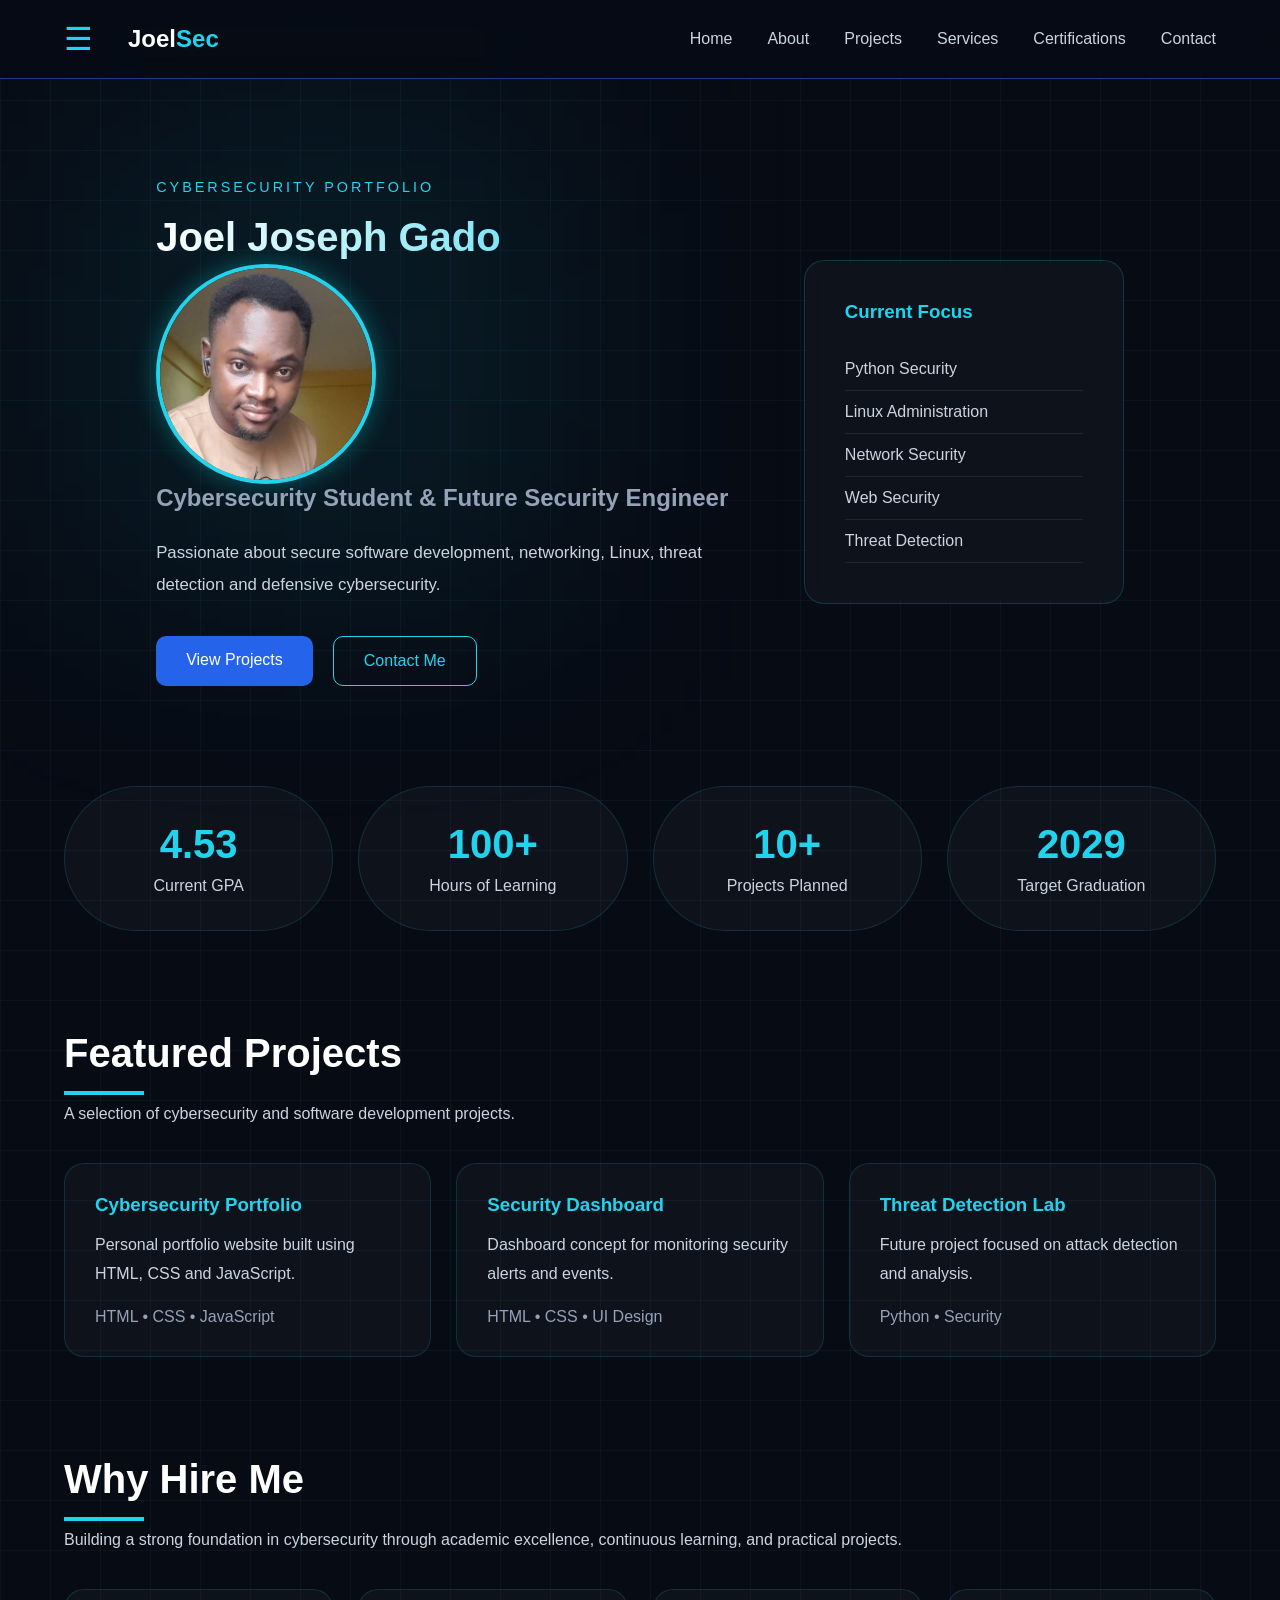
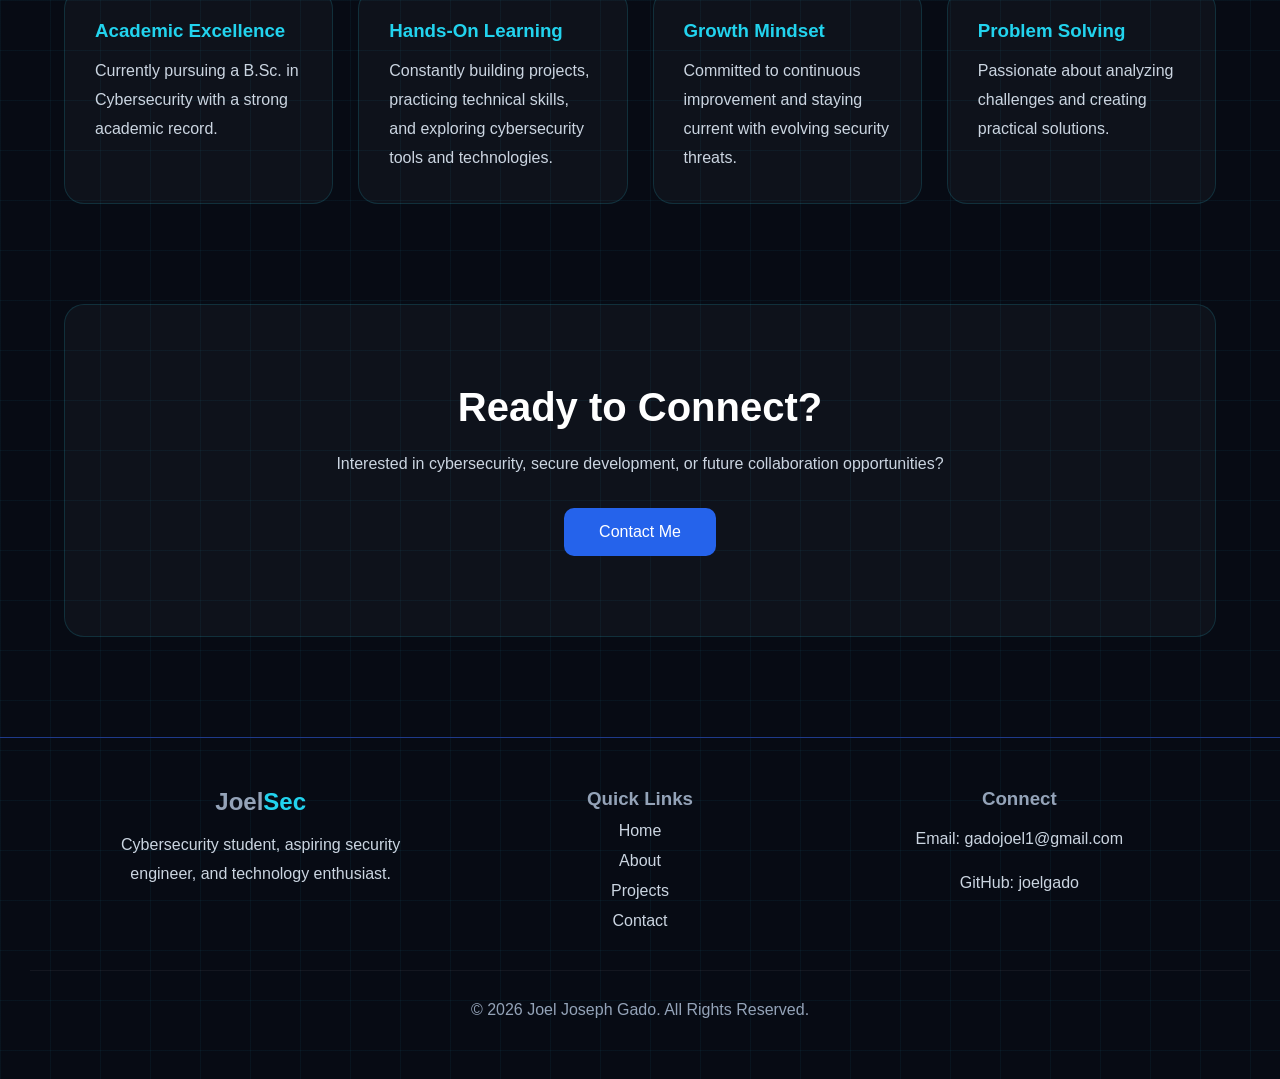
<file: index.html>
<!DOCTYPE html>
<html lang="en">

<head>

    <meta charset="UTF-8">

    <meta
        name="viewport"
        content="width=device-width, initial-scale=1.0">

    <title>
        Joel Joseph Gado | Cybersecurity Portfolio
    </title>

    <!-- Shared Styles -->
    <link
        rel="stylesheet"
        href="css/style.css">

    <!-- Homepage Styles -->
    <link
        rel="stylesheet"
        href="css/index.css">
    

</head>

<body>
    <a href="index.html" class="active"></a>

    <!-- ====================================
         NAVBAR
    ==================================== -->

    <header class="navbar">

       <div class="menu-toggle">☰</div>

    <div class="logo">
        <h2>Joel<span>Sec</span></h2>
    </div>

    <nav>
        
    </nav>

        <nav>

            <ul class="nav-links">

                <li>
                    <a href="index.html">Home</a>
                </li>

                <li>
                    <a href="about.html">About</a>
                </li>

                <li>
                    <a href="projects.html">Projects</a>
                </li>

                <li>
                    <a href="services.html">Services</a>
                </li>

                <li>
                    <a href="certifications.html">
                        Certifications
                    </a>
                </li>

                <li>
                    <a href="contact.html">Contact</a>
                </li>

            </ul>

        </nav>

    </header>

    <!-- ====================================
         MAIN CONTENT
    ==================================== -->

    <main>

        <!-- HERO SECTION -->

        <section class="hero">

            <div class="hero-content">

                <p class="hero-tag">
                    CYBERSECURITY PORTFOLIO
                </p>

                <h1>
                    Joel Joseph Gado
                </h1>
<div class="profile-photo">
    <img src="images/Joel.jpeg" alt="Joel Joseph Gado">
</div>
                <h2>
                    Cybersecurity Student &
                    Future Security Engineer
                </h2>

                <p class="hero-description">

                    Passionate about secure software
                    development, networking, Linux,
                    threat detection and defensive
                    cybersecurity.

                </p>

                <div class="hero-buttons">

                    <a
                        href="projects.html"
                        class="btn-primary">

                        View Projects

                    </a>

                    <a
                        href="contact.html"
                        class="btn-secondary">

                        Contact Me

                    </a>

                </div>

            </div>

            <div class="hero-visual">

                <div class="hero-card">

                    <h3>Current Focus</h3>

                    <ul>

                        <li>Python Security</li>
                        <li>Linux Administration</li>
                        <li>Network Security</li>
                        <li>Web Security</li>
                        <li>Threat Detection</li>

                    </ul>

                </div>

            </div>

        </section>

        <!-- STATS SECTION -->

        <section class="stats">

            <div class="stat-card">

                <h3>4.53</h3>

                <p>Current GPA</p>

            </div>

            <div class="stat-card">

                <h3>100+</h3>

                <p>Hours of Learning</p>

            </div>

            <div class="stat-card">

                <h3>10+</h3>

                <p>Projects Planned</p>

            </div>

            <div class="stat-card">

                <h3>2029</h3>

                <p>Target Graduation</p>

            </div>

        </section>

        <!-- FEATURED PROJECTS -->

        <section class="featured-projects">

            <div class="section-header">

                <h2>Featured Projects</h2>

                <p>

                    A selection of cybersecurity and
                    software development projects.

                </p>

            </div>

            <div class="projects-grid">

                <article class="project-card">

                    <h3>Cybersecurity Portfolio</h3>

                    <p>

                        Personal portfolio website
                        built using HTML, CSS and
                        JavaScript.

                    </p>

                    <span>
                        HTML • CSS • JavaScript
                    </span>

                </article>

                <article class="project-card">

                    <h3>Security Dashboard</h3>

                    <p>

                        Dashboard concept for monitoring
                        security alerts and events.

                    </p>

                    <span>
                        HTML • CSS • UI Design
                    </span>

                </article>

                <article class="project-card">

                    <h3>Threat Detection Lab</h3>

                    <p>

                        Future project focused on
                        attack detection and analysis.

                    </p>

                    <span>
                        Python • Security
                    </span>

                </article>

            </div>

        </section>


        <!-- ====================================
     WHY HIRE ME
==================================== -->

<section class="why-hire-me">

    <div class="section-header">

        <h2>Why Hire Me</h2>

        <p>

            Building a strong foundation in
            cybersecurity through academic
            excellence, continuous learning,
            and practical projects.

        </p>

    </div>

    <div class="why-grid">

        <div class="why-card">

            <h3>Academic Excellence</h3>

            <p>

                Currently pursuing a B.Sc.
                in Cybersecurity with a
                strong academic record.

            </p>

        </div>

        <div class="why-card">

            <h3>Hands-On Learning</h3>

            <p>

                Constantly building projects,
                practicing technical skills,
                and exploring cybersecurity
                tools and technologies.

            </p>

        </div>

        <div class="why-card">

            <h3>Growth Mindset</h3>

            <p>

                Committed to continuous
                improvement and staying
                current with evolving
                security threats.

            </p>

        </div>

        <div class="why-card">

            <h3>Problem Solving</h3>

            <p>

                Passionate about analyzing
                challenges and creating
                practical solutions.

            </p>

        </div>

    </div>

</section>

        <!-- CTA -->

        <section class="cta">

            <h2>
                Ready to Connect?
            </h2>

            <p>

                Interested in cybersecurity,
                secure development, or future
                collaboration opportunities?

            </p>

            <a
                href="contact.html"
                class="cta-button">

                Contact Me

            </a>

        </section>

    </main>

    <!-- FOOTER -->

    <!-- ====================================
     FOOTER
==================================== -->

<footer class="footer">

    <div class="footer-container">

        <div class="footer-brand">

            <h2>Joel<span>Sec</span></h2>

            <p>

                Cybersecurity student,
                aspiring security engineer,
                and technology enthusiast.

            </p>

        </div>

        <div class="footer-links">

            <h3>Quick Links</h3>

            <a href="index.html">Home</a>

            <a href="about.html">About</a>

            <a href="projects.html">Projects</a>

            <a href="contact.html">Contact</a>

        </div>

        <div class="footer-contact">

            <h3>Connect</h3>

            <p>Email: gadojoel1@gmail.com</p>

            <p>GitHub: joelgado</p>

        </div>

    </div>

    <div class="footer-bottom">

        <p>

            © 2026 Joel Joseph Gado.
            All Rights Reserved.

        </p>

    </div>

</footer>
<script src="js/main.js"></script>
</body>

</html>
</file>
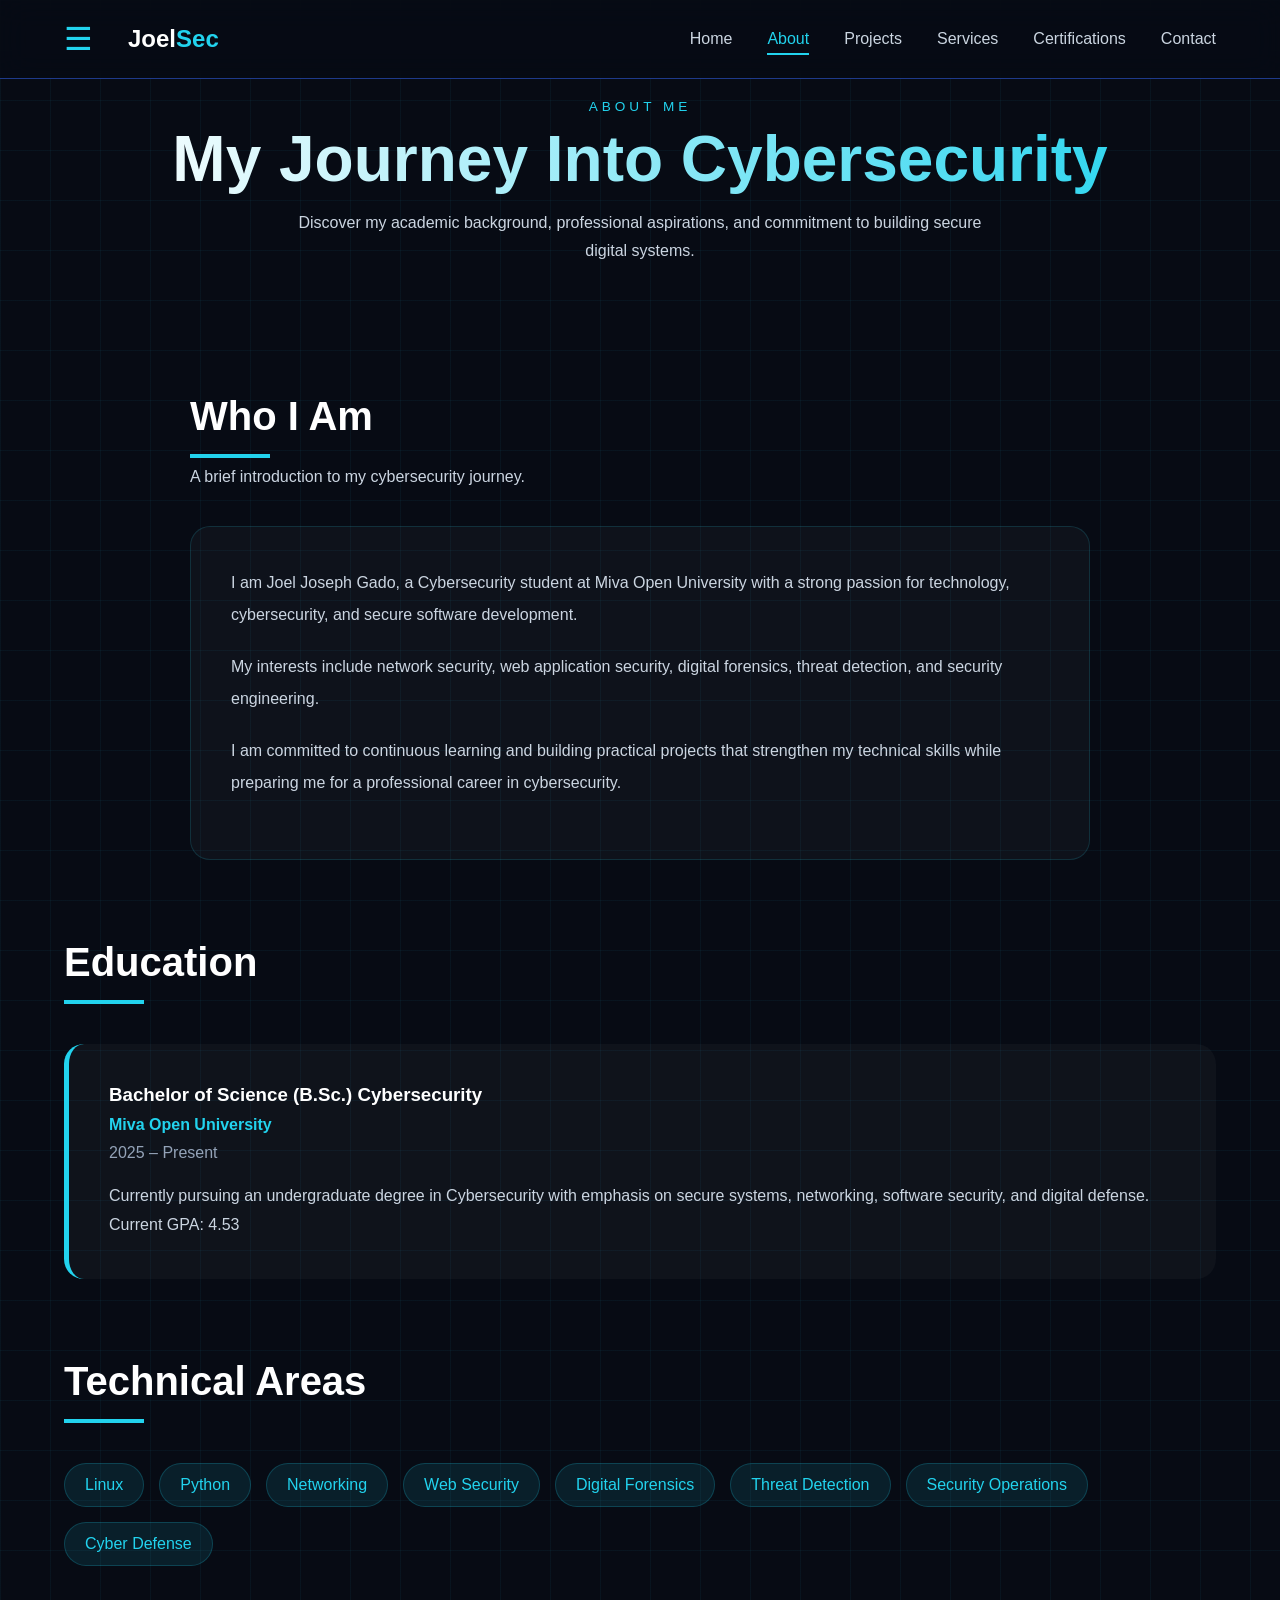
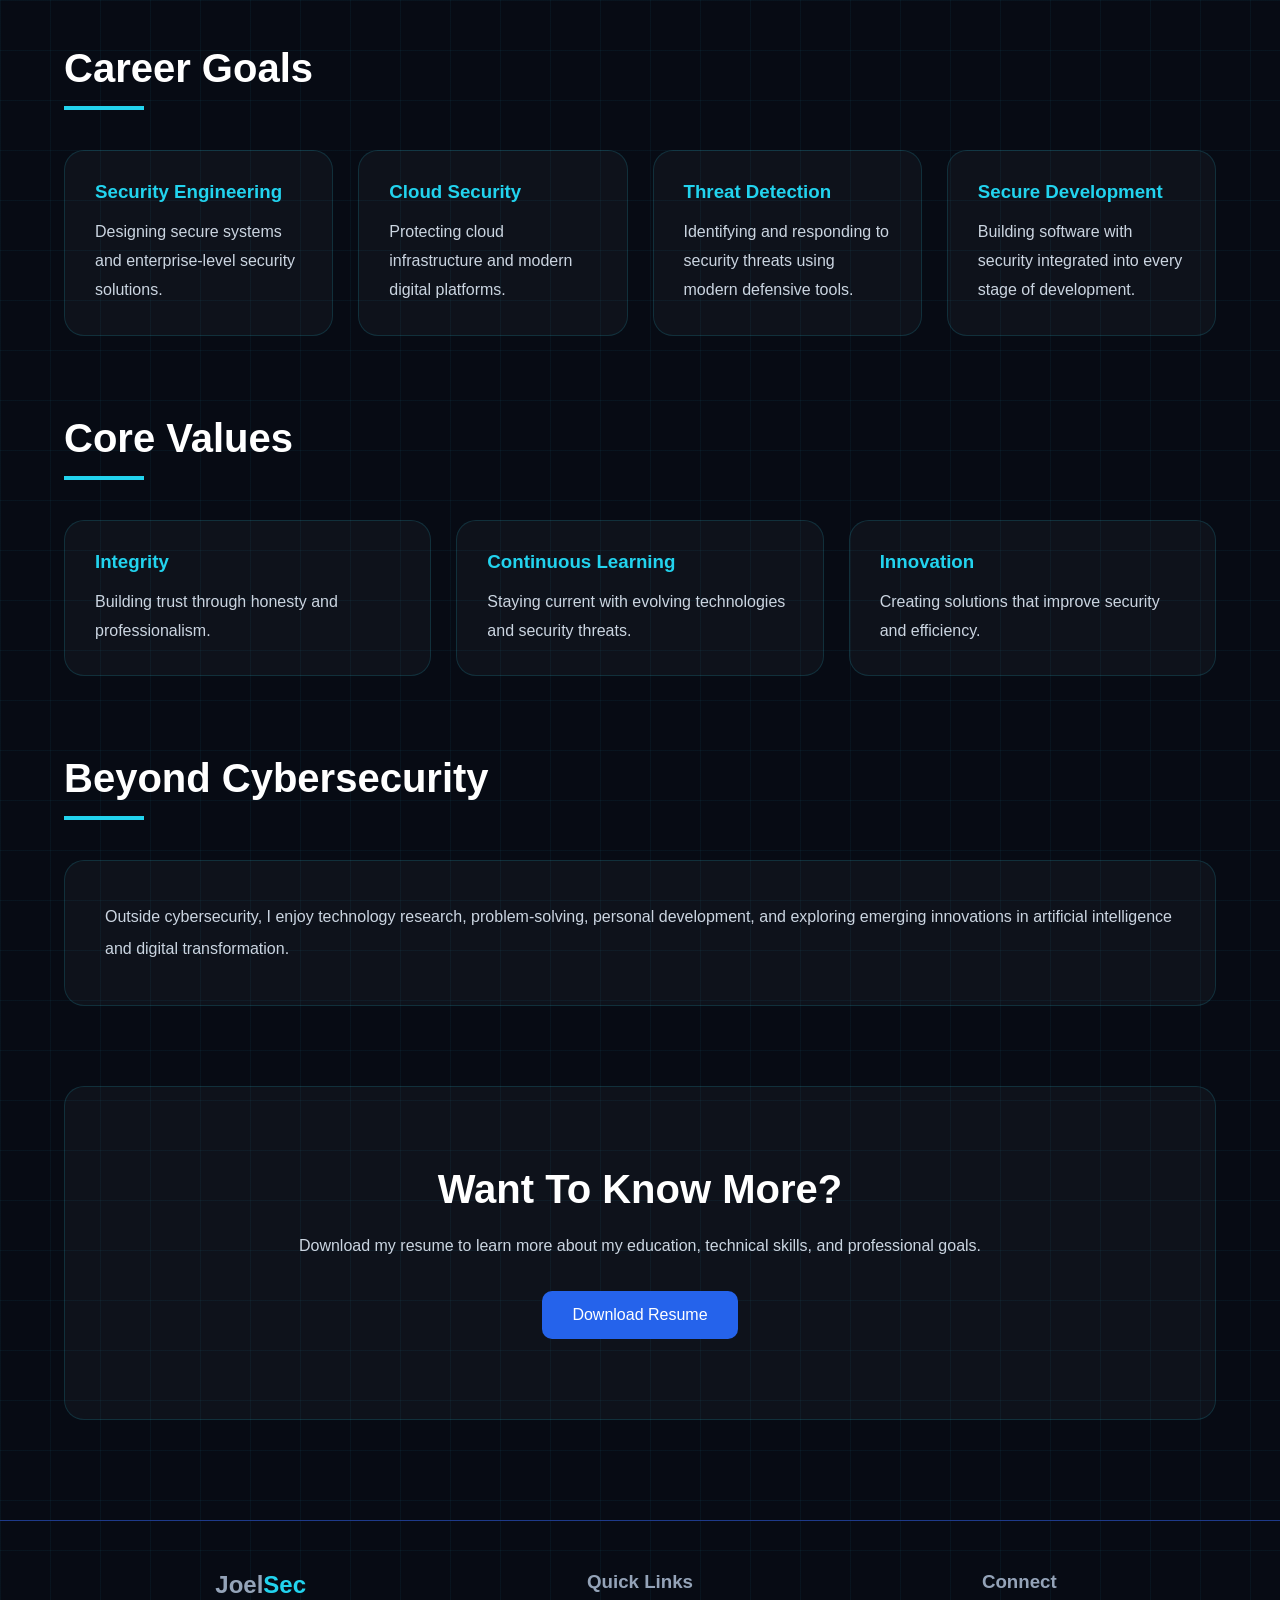
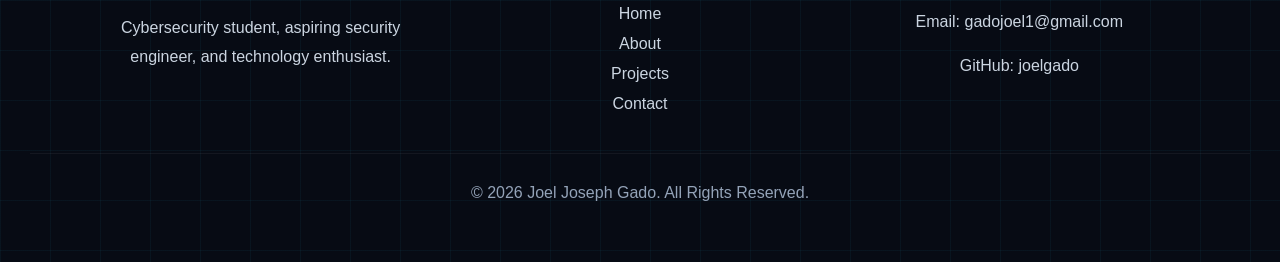
<file: about.html>
<!DOCTYPE html>
<html lang="en">

<head>

    <meta charset="UTF-8">

    <meta
        name="viewport"
        content="width=device-width, initial-scale=1.0">

    <title>
        About | Joel Joseph Gado
    </title>

    <link
        rel="stylesheet"
        href="css/style.css">

    <link
        rel="stylesheet"
        href="css/about.css">
<a href="about.html" class="active"></a>
</head>

<body>

    <!-- ====================================
         NAVBAR
    ==================================== -->

    <header class="navbar">

       <div class="menu-toggle">☰</div>

    <div class="logo">
        <h2>Joel<span>Sec</span></h2>
    </div>

    <nav>
    
    </nav>
        

        <nav>

            <ul class="nav-links">

                <li>
                    <a href="index.html">
                        Home
                    </a>
                </li>

                <li>
                    <a
                        href="about.html"
                        class="active">
                        About
                    </a>
                </li>

                <li>
                    <a href="projects.html">
                        Projects
                    </a>
                </li>

                <li>
                    <a href="services.html">
                        Services
                    </a>
                </li>

                <li>
                    <a href="certifications.html">
                        Certifications
                    </a>
                </li>

                <li>
                    <a href="contact.html">
                        Contact
                    </a>
                </li>

            </ul>

        </nav>

    </header>

    <!-- ====================================
         MAIN CONTENT
    ==================================== -->

    <main>

        <!-- ====================================
             ABOUT BANNER
        ==================================== -->

        <section class="about-banner">

            <div class="banner-content">

                <p class="page-tag">
                    ABOUT ME
                </p>

                <h1>
                    My Journey Into Cybersecurity
                </h1>

                <p class="banner-description">

                    Discover my academic background,
                    professional aspirations, and
                    commitment to building secure
                    digital systems.

                </p>

            </div>

        </section>

        <!-- ====================================
             BIOGRAPHY
        ==================================== -->

        <section class="biography">

            <div class="section-header">

                <h2>Who I Am</h2>

                <p>
                    A brief introduction to my
                    cybersecurity journey.
                </p>

            </div>

            <div class="bio-content">

                <p>

                    I am Joel Joseph Gado, a
                    Cybersecurity student at
                    Miva Open University with a
                    strong passion for technology,
                    cybersecurity, and secure
                    software development.

                </p>

                <p>

                    My interests include network
                    security, web application
                    security, digital forensics,
                    threat detection, and security
                    engineering.

                </p>

                <p>

                    I am committed to continuous
                    learning and building practical
                    projects that strengthen my
                    technical skills while preparing
                    me for a professional career
                    in cybersecurity.

                </p>

            </div>

        </section>

        <!-- ====================================
             EDUCATION
        ==================================== -->

        <section class="education">

            <div class="section-header">

                <h2>Education</h2>

            </div>

            <div class="education-card">

                <h3>
                    Bachelor of Science (B.Sc.)
                    Cybersecurity
                </h3>

                <h4>
                    Miva Open University
                </h4>

                <span>
                    2025 – Present
                </span>

                <p>

                    Currently pursuing an
                    undergraduate degree in
                    Cybersecurity with emphasis
                    on secure systems,
                    networking, software security,
                    and digital defense.

                </p>

                <p>

                    Current GPA: 4.53

                </p>

            </div>

        </section>

        <!-- ====================================
             TECHNICAL AREAS
        ==================================== -->

        <section class="skills-preview">

            <div class="section-header">

                <h2>Technical Areas</h2>

            </div>

            <div class="skills-tags">

                <span>Linux</span>

                <span>Python</span>

                <span>Networking</span>

                <span>Web Security</span>

                <span>Digital Forensics</span>

                <span>Threat Detection</span>

                <span>Security Operations</span>

                <span>Cyber Defense</span>

            </div>

        </section>

        <!-- ====================================
             CAREER GOALS
        ==================================== -->

        <section class="career-goals">

            <div class="section-header">

                <h2>Career Goals</h2>

            </div>

            <div class="goals-grid">

                <div class="goal-card">

                    <h3>
                        Security Engineering
                    </h3>

                    <p>
                        Designing secure systems
                        and enterprise-level
                        security solutions.
                    </p>

                </div>

                <div class="goal-card">

                    <h3>
                        Cloud Security
                    </h3>

                    <p>
                        Protecting cloud
                        infrastructure and
                        modern digital platforms.
                    </p>

                </div>

                <div class="goal-card">

                    <h3>
                        Threat Detection
                    </h3>

                    <p>
                        Identifying and responding
                        to security threats using
                        modern defensive tools.
                    </p>

                </div>

                <div class="goal-card">

                    <h3>
                        Secure Development
                    </h3>

                    <p>
                        Building software with
                        security integrated into
                        every stage of development.
                    </p>

                </div>

            </div>

        </section>

        <!-- ====================================
             CORE VALUES
        ==================================== -->

        <section class="values">

            <div class="section-header">

                <h2>Core Values</h2>

            </div>

            <div class="values-grid">

                <div class="value-card">

                    <h3>
                        Integrity
                    </h3>

                    <p>
                        Building trust through
                        honesty and professionalism.
                    </p>

                </div>

                <div class="value-card">

                    <h3>
                        Continuous Learning
                    </h3>

                    <p>
                        Staying current with
                        evolving technologies
                        and security threats.
                    </p>

                </div>

                <div class="value-card">

                    <h3>
                        Innovation
                    </h3>

                    <p>
                        Creating solutions that
                        improve security and
                        efficiency.
                    </p>

                </div>

            </div>

        </section>

        <!-- ====================================
             INTERESTS
        ==================================== -->

        <section class="interests">

            <div class="section-header">

                <h2>Beyond Cybersecurity</h2>

            </div>

            <div class="interests-content">

                <p>

                    Outside cybersecurity,
                    I enjoy technology research,
                    problem-solving, personal
                    development, and exploring
                    emerging innovations in
                    artificial intelligence and
                    digital transformation.

                </p>

            </div>

        </section>

        <!-- ====================================
             RESUME CTA
        ==================================== -->

        <section class="resume-cta">

            <h2>
                Want To Know More?
            </h2>

            <p>

                Download my resume to learn more
                about my education, technical
                skills, and professional goals.

            </p>

            <a
                href="#"
                class="btn-primary">

                Download Resume

            </a>

        </section>

    </main>

    <!-- ====================================
         FOOTER
    ==================================== -->

   <!-- ====================================
     FOOTER
==================================== -->

<footer class="footer">

    <div class="footer-container">

        <div class="footer-brand">

            <h2>Joel<span>Sec</span></h2>

            <p>

                Cybersecurity student,
                aspiring security engineer,
                and technology enthusiast.

            </p>

        </div>

        <div class="footer-links">

            <h3>Quick Links</h3>

            <a href="index.html">Home</a>

            <a href="about.html">About</a>

            <a href="projects.html">Projects</a>

            <a href="contact.html">Contact</a>

        </div>

        <div class="footer-contact">

            <h3>Connect</h3>

            <p>Email: gadojoel1@gmail.com</p>

            <p>GitHub: joelgado</p>

        </div>

    </div>

    <div class="footer-bottom">

        <p>

            © 2026 Joel Joseph Gado.
            All Rights Reserved.

        </p>

    </div>

</footer>
</body>
<script src="js/main.js"></script>
</body>

</html>
</file>
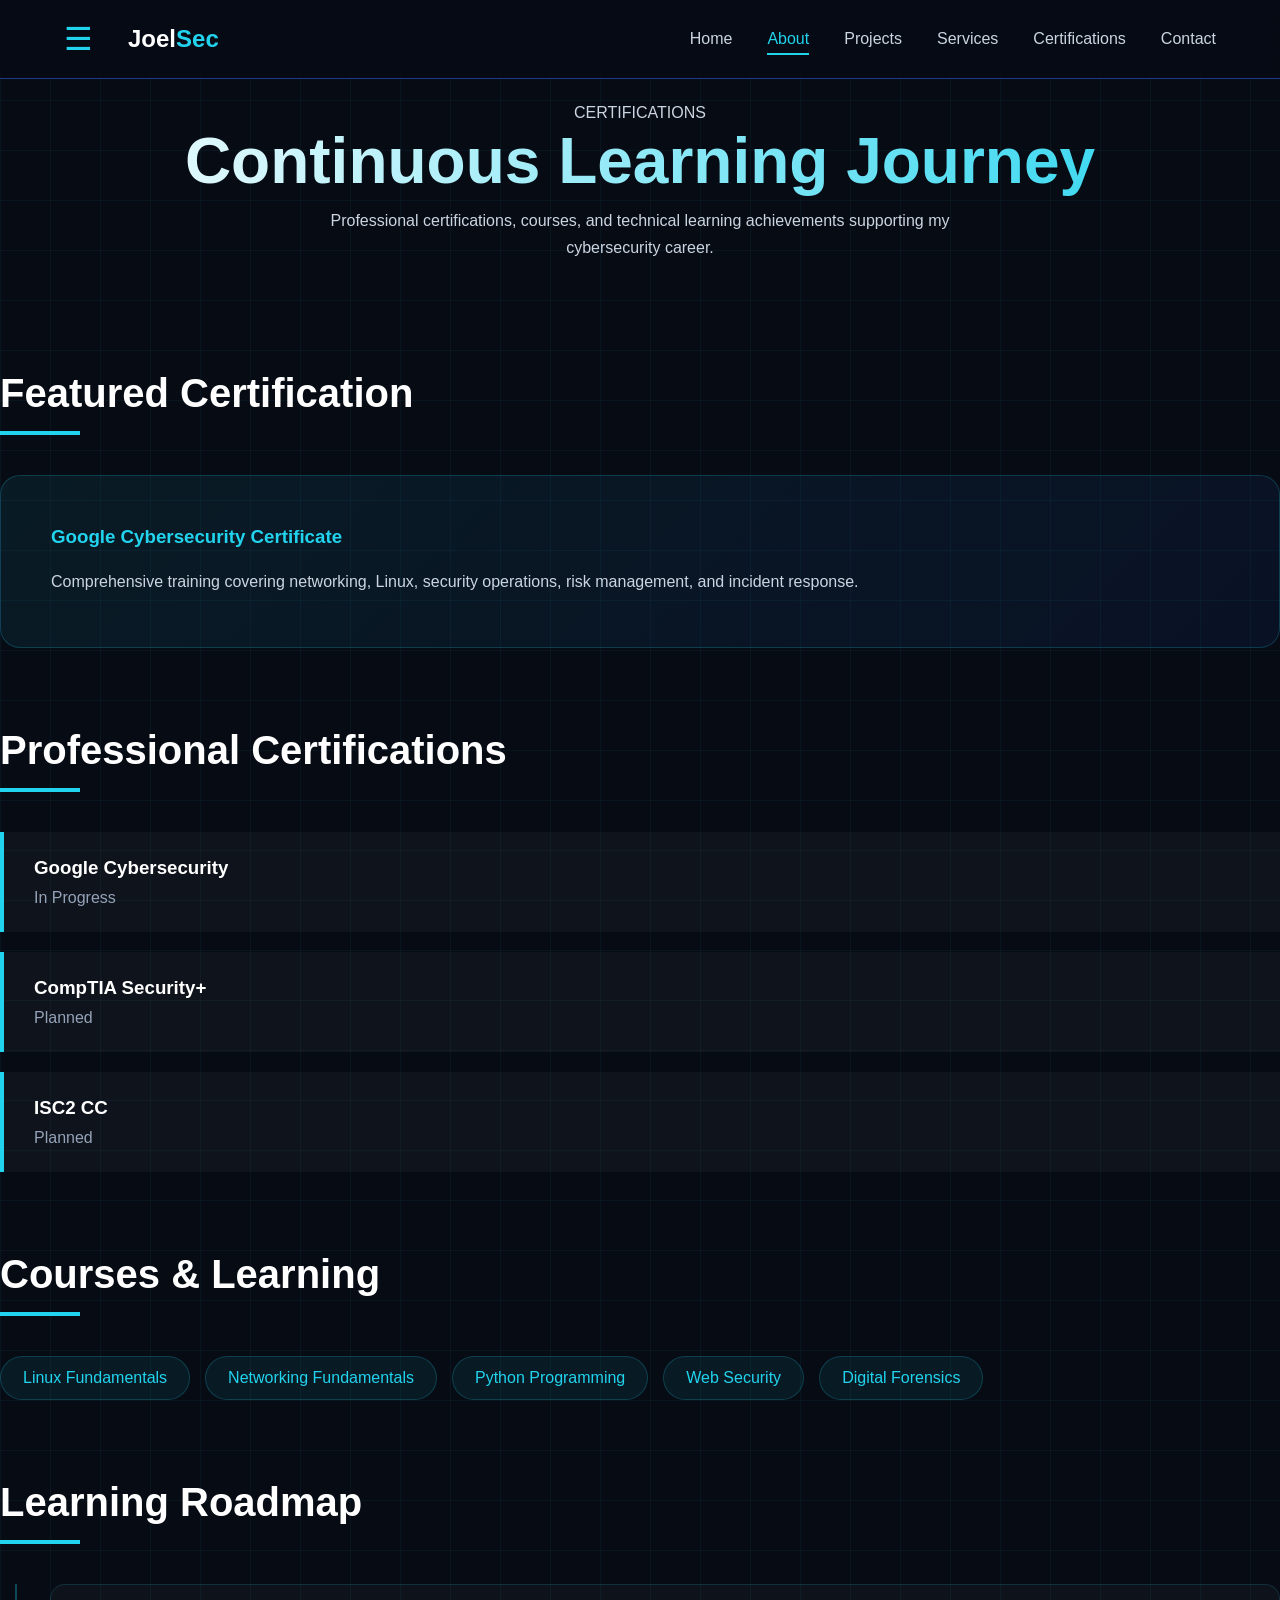
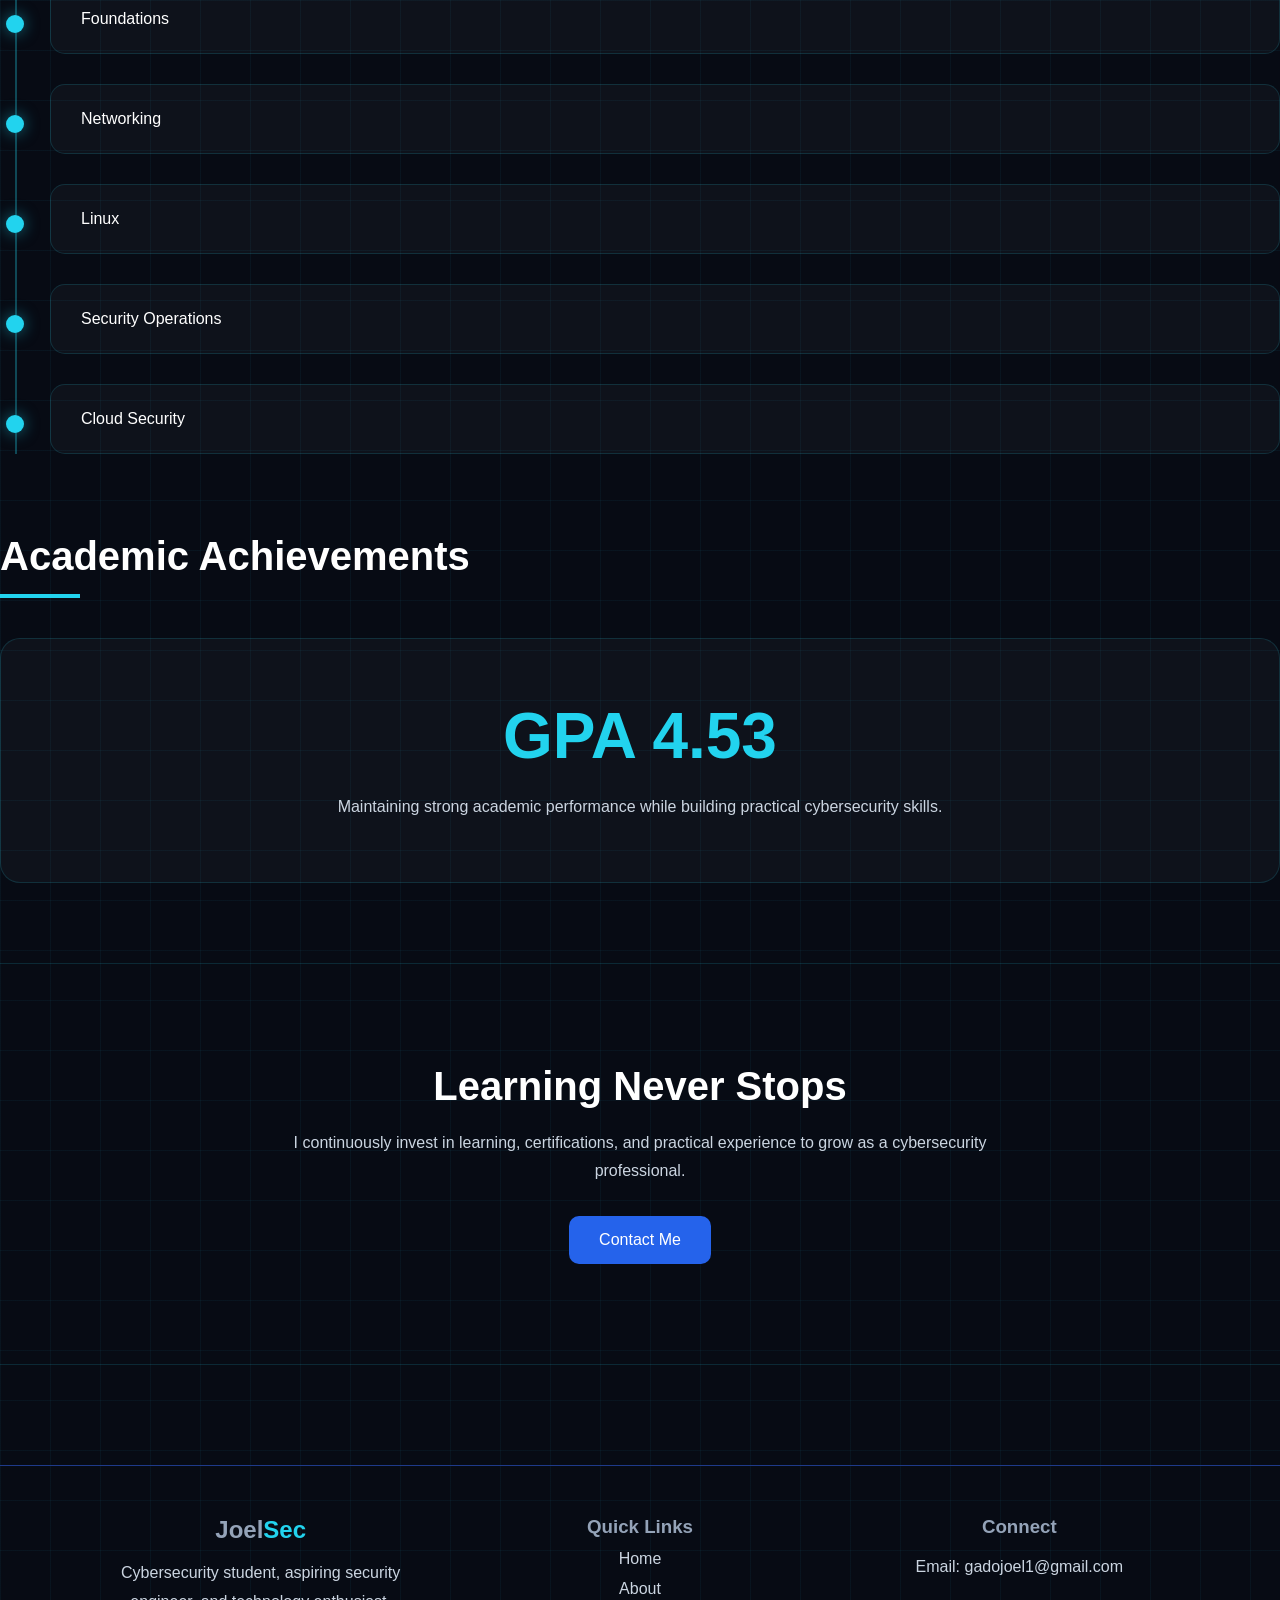
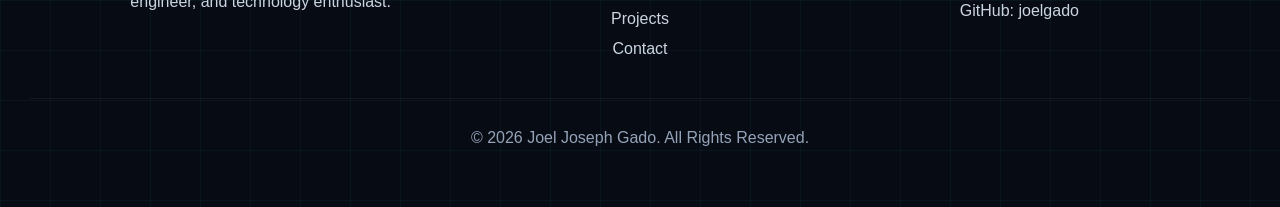
<file: certifications.html>
<!DOCTYPE html>
<html lang="en">
<head>
    <meta charset="UTF-8">
    <meta name="viewport" content="width=device-width, initial-scale=1.0">
    <title>Document</title>

<link
        rel="stylesheet"
        href="css/style.css">

    <link
        rel="stylesheet"
        href="css/certifications.css">
</head>
<body>
    <!-- ====================================
         NAVBAR
    ==================================== -->

    <header class="navbar">

       <div class="menu-toggle">☰</div>

    <div class="logo">
        <h2>Joel<span>Sec</span></h2>
    </div>

    <nav>
        
    </nav>

        <nav>

            <ul class="nav-links">

                <li>
                    <a href="index.html">
                        Home
                    </a>
                </li>

                <li>
                    <a
                        href="about.html"
                        class="active">
                        About
                    </a>
                </li>

                <li>
                    <a href="projects.html">
                        Projects
                    </a>
                </li>

                <li>
                    <a href="services.html">
                        Services
                    </a>
                </li>

                <li>
                    <a href="certifications.html">
                        Certifications
                    </a>
                </li>

                <li>
                    <a href="contact.html">
                        Contact
                    </a>
                </li>

            </ul>

        </nav>

    </header>


    <section class="cert-banner">

    <div class="banner-content">

        <p class="page-tag">
            CERTIFICATIONS
        </p>

        <h1>
            Continuous Learning Journey
        </h1>

        <p class="banner-description">

            Professional certifications,
            courses, and technical learning
            achievements supporting my
            cybersecurity career.

        </p>

    </div>

</section>

<section class="featured-cert">

    <div class="section-header">

        <h2>
            Featured Certification
        </h2>

    </div>

    <div class="featured-cert-card">

        <h3>
            Google Cybersecurity Certificate
        </h3>

        <p>

            Comprehensive training covering
            networking, Linux, security
            operations, risk management,
            and incident response.

        </p>

    </div>

</section>

<section class="professional-certs">

    <div class="section-header">

        <h2>
            Professional Certifications
        </h2>

    </div>

    <div class="cert-grid">

        <div class="cert-card">

            <h3>
                Google Cybersecurity
            </h3>

            <p>
                In Progress
            </p>

        </div>

        <div class="cert-card">

            <h3>
                CompTIA Security+
            </h3>

            <p>
                Planned
            </p>

        </div>

        <div class="cert-card">

            <h3>
                ISC2 CC
            </h3>

            <p>
                Planned
            </p>

        </div>

    </div>

</section>

<section class="courses">

    <div class="section-header">

        <h2>
            Courses & Learning
        </h2>

    </div>

    <div class="course-list">

        <div class="course-item">
            Linux Fundamentals
        </div>

        <div class="course-item">
            Networking Fundamentals
        </div>

        <div class="course-item">
            Python Programming
        </div>

        <div class="course-item">
            Web Security
        </div>

        <div class="course-item">
            Digital Forensics
        </div>

    </div>

</section>

<section class="roadmap">

    <div class="section-header">

        <h2>
            Learning Roadmap
        </h2>

    </div>

    <div class="roadmap-items">

        <div class="roadmap-step">
            Foundations
        </div>

        <div class="roadmap-step">
            Networking
        </div>

        <div class="roadmap-step">
            Linux
        </div>

        <div class="roadmap-step">
            Security Operations
        </div>

        <div class="roadmap-step">
            Cloud Security
        </div>

    </div>

</section>

<section class="achievements">

    <div class="section-header">

        <h2>
            Academic Achievements
        </h2>

    </div>

    <div class="achievement-card">

        <h3>
            GPA 4.53
        </h3>

        <p>

            Maintaining strong academic
            performance while building
            practical cybersecurity skills.

        </p>

    </div>

</section>

<section class="cert-cta">

    <h2>
        Learning Never Stops
    </h2>

    <p>

        I continuously invest in learning,
        certifications, and practical
        experience to grow as a
        cybersecurity professional.

    </p>

    <a
        href="contact.html"
        class="btn-primary">

        Contact Me

    </a>

</section>

<!-- ====================================
         FOOTER
    ==================================== -->

    <footer class="footer">

    <div class="footer-container">

        <div class="footer-brand">

            <h2>Joel<span>Sec</span></h2>

            <p>

                Cybersecurity student,
                aspiring security engineer,
                and technology enthusiast.

            </p>

        </div>

        <div class="footer-links">

            <h3>Quick Links</h3>

            <a href="index.html">Home</a>

            <a href="about.html">About</a>

            <a href="projects.html">Projects</a>

            <a href="contact.html">Contact</a>

        </div>

        <div class="footer-contact">

            <h3>Connect</h3>

            <p>Email: gadojoel1@gmail.com</p>

            <p>GitHub: joelgado</p>

        </div>

    </div>

    <div class="footer-bottom">

        <p>

            © 2026 Joel Joseph Gado.
            All Rights Reserved.

        </p>

    </div>

</footer>


<script src="js/main.js"></script>
</body>
</body>
</html>
</file>
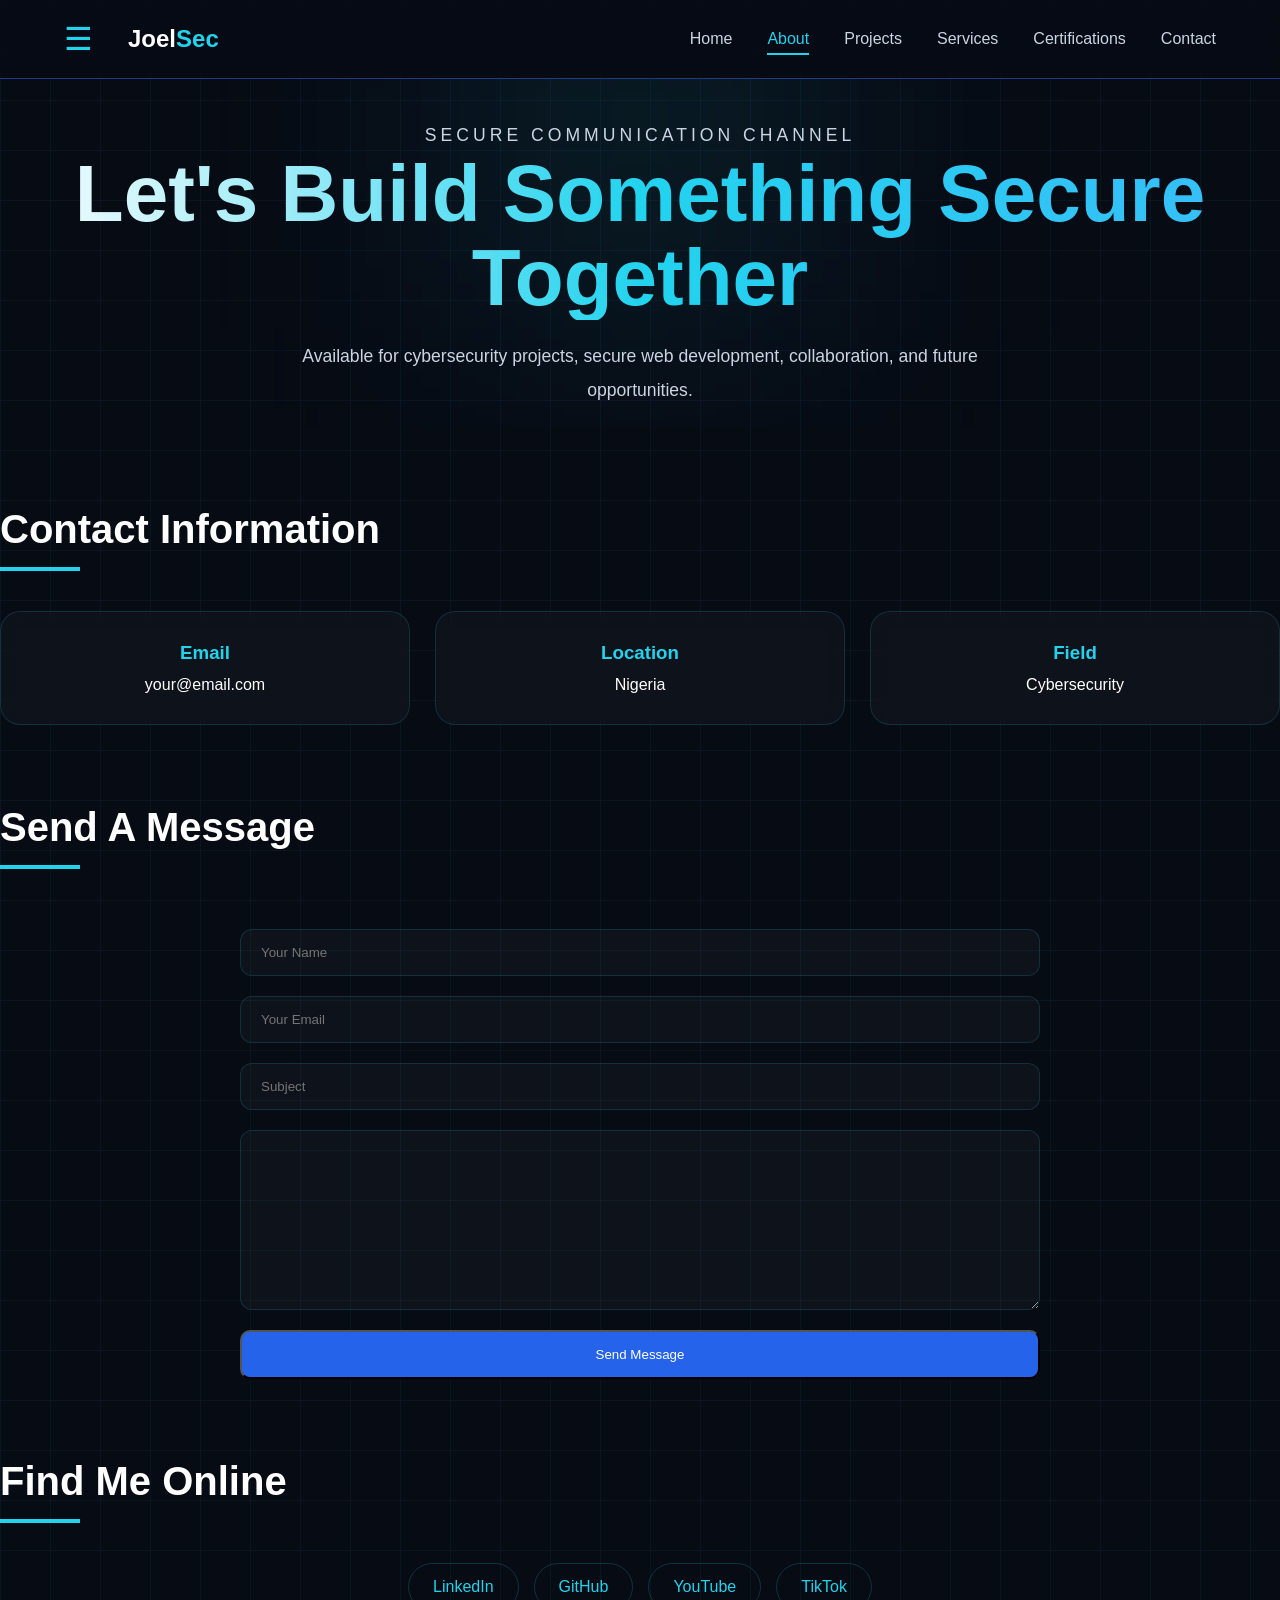
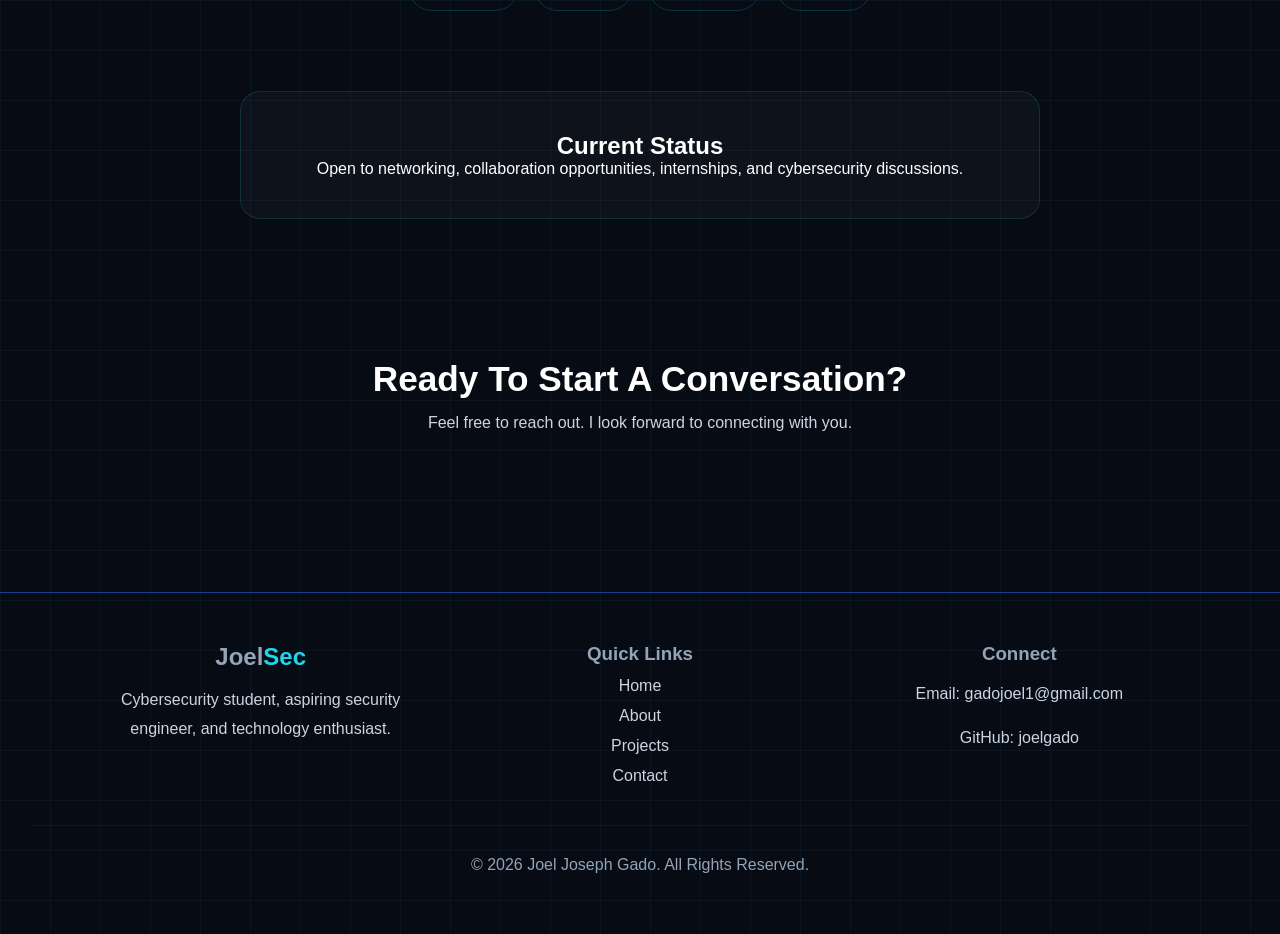
<file: contact.html>
<!DOCTYPE html>
<html lang="en">
<head>
    <meta charset="UTF-8">
    <meta name="viewport" content="width=device-width, initial-scale=1.0">
    <title>Document</title>
</head>
<body>
    <!-- ====================================
         NAVBAR
    ==================================== -->

    <header class="navbar">

        <div class="menu-toggle">☰</div>

    <div class="logo">
        <h2>Joel<span>Sec</span></h2>
    </div>

    <nav>
        
    </nav>

        <nav>

            <ul class="nav-links">

                <li>
                    <a href="index.html">
                        Home
                    </a>
                </li>

                <li>
                    <a
                        href="about.html"
                        class="active">
                        About
                    </a>
                </li>

                <li>
                    <a href="projects.html">
                        Projects
                    </a>
                </li>

                <li>
                    <a href="services.html">
                        Services
                    </a>
                </li>

                <li>
                    <a href="certifications.html">
                        Certifications
                    </a>
                </li>

                <li>
                    <a href="contact.html">
                        Contact
                    </a>
                </li>

            </ul>

        </nav>

        <link
        rel="stylesheet"
        href="css/style.css">

    <link
        rel="stylesheet"
        href="css/contact.css">
    </header>

    <section class="contact-banner">

    <p class="contact-tag">
        SECURE COMMUNICATION CHANNEL
    </p>

    <h1>
        Let's Build Something Secure Together
    </h1>

    <p>
        Available for cybersecurity projects,
        secure web development, collaboration,
        and future opportunities.
    </p>

</section>

<section class="contact-info">

    <div class="section-header">

        <h2>
            Contact Information
        </h2>

    </div>

    <div class="info-grid">

        <div class="info-card">

            <h3>Email</h3>

            <p>
                your@email.com
            </p>

        </div>

        <div class="info-card">

            <h3>Location</h3>

            <p>
                Nigeria
            </p>

        </div>

        <div class="info-card">

            <h3>Field</h3>

            <p>
                Cybersecurity
            </p>

        </div>

    </div>

</section>

<section class="contact-form-section">

    <div class="section-header">

        <h2>
            Send A Message
        </h2>

    </div>

    <form class="contact-form">

        <input
            type="text"
            placeholder="Your Name"
            required>

        <input
            type="email"
            placeholder="Your Email"
            required>

        <input
            type="text"
            placeholder="Subject">

        <textarea
            rows="8"
            placeholder="Your Message"
            required>
        </textarea>

        <button
            type="submit"
            class="btn-primary">

            Send Message

        </button>

    </form>

</section>

<section class="social-links">

    <div class="section-header">

        <h2>
            Find Me Online
        </h2>

    </div>

    <div class="social-grid">

        <a href="#">
            LinkedIn
        </a>

        <a href="#">
            GitHub
        </a>

        <a href="#">
            YouTube
        </a>

        <a href="#">
            TikTok
        </a>

    </div>

</section>

<section class="availability">

    <div class="availability-card">

        <h2>
            Current Status
        </h2>

        <p>

            Open to networking,
            collaboration opportunities,
            internships, and cybersecurity
            discussions.

        </p>

    </div>

</section>

<section class="contact-cta">

    <h2>
        Ready To Start A Conversation?
    </h2>

    <p>

        Feel free to reach out.
        I look forward to connecting
        with you.

    </p>

</section>

<!-- ====================================
         FOOTER
    ==================================== -->

    <footer class="footer">

    <div class="footer-container">

        <div class="footer-brand">

            <h2>Joel<span>Sec</span></h2>

            <p>

                Cybersecurity student,
                aspiring security engineer,
                and technology enthusiast.

            </p>

        </div>

        <div class="footer-links">

            <h3>Quick Links</h3>

            <a href="index.html">Home</a>

            <a href="about.html">About</a>

            <a href="projects.html">Projects</a>

            <a href="contact.html">Contact</a>

        </div>

        <div class="footer-contact">

            <h3>Connect</h3>

            <p>Email: gadojoel1@gmail.com</p>

            <p>GitHub: joelgado</p>

        </div>

    </div>

    <div class="footer-bottom">

        <p>

            © 2026 Joel Joseph Gado.
            All Rights Reserved.

        </p>

    </div>

    <script src="js/main.js"></script>
</body>

</footer>

</body>
</html>
</file>
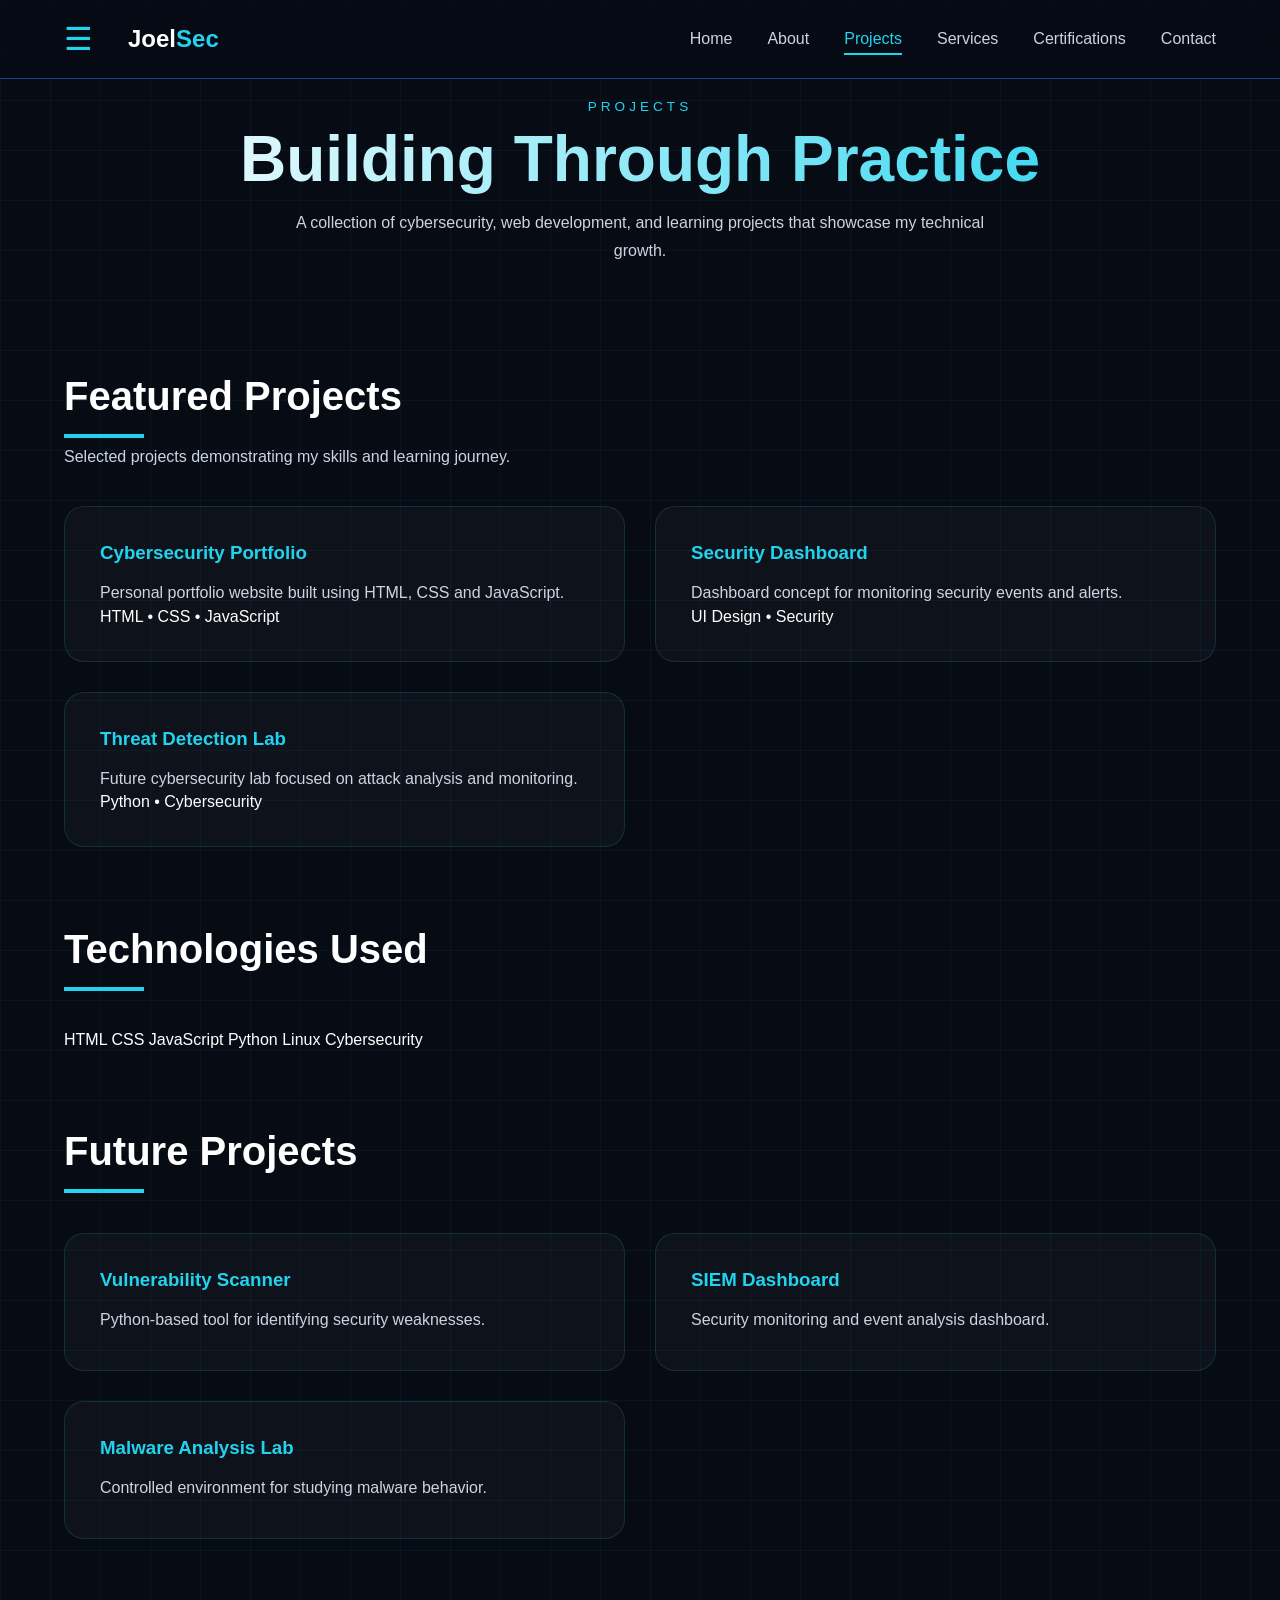
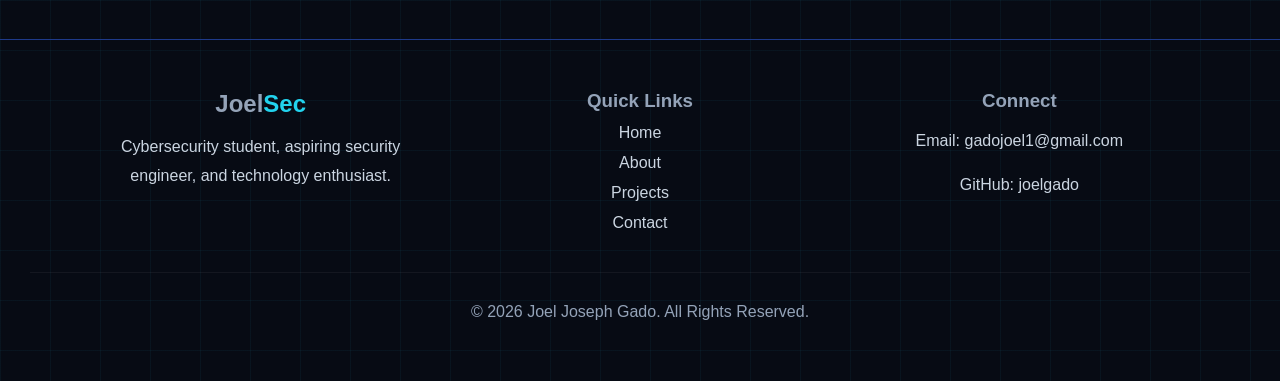
<file: projects.html>
<!DOCTYPE html>
<html lang="en">

<head>

    <meta charset="UTF-8">

    <meta
        name="viewport"
        content="width=device-width, initial-scale=1.0">

    <title>
        Projects | Joel Joseph Gado
    </title>

    <link
        rel="stylesheet"
        href="css/style.css">

    <link
        rel="stylesheet"
        href="css/projects.css">

</head>

<body>

    <!-- ====================================
         NAVBAR
    ==================================== -->

    <header class="navbar">

       <div class="menu-toggle">☰</div>

    <div class="logo">
        <h2>Joel<span>Sec</span></h2>
    </div>

    <nav>
        
    </nav>

            <ul class="nav-links">

                <li>
                    <a href="index.html">
                        Home
                    </a>
                </li>

                <li>
                    <a href="about.html">
                        About
                    </a>
                </li>

                <li>
                    <a
                        href="projects.html"
                        class="active">
                        Projects
                    </a>
                </li>

                <li>
                    <a href="services.html">
                        Services
                    </a>
                </li>

                <li>
                    <a href="certifications.html">
                        Certifications
                    </a>
                </li>

                <li>
                    <a href="contact.html">
                        Contact
                    </a>
                </li>

            </ul>

        </nav>

    </header>

    <main>

        <!-- ====================================
             PROJECTS BANNER
        ==================================== -->

        <section class="projects-banner">

            <div class="banner-content">

                <p class="page-tag">

                    PROJECTS

                </p>

                <h1>

                    Building Through Practice

                </h1>

                <p class="banner-description">

                    A collection of cybersecurity,
                    web development, and learning
                    projects that showcase my
                    technical growth.

                </p>

            </div>

        </section>

        <!-- ====================================
             FEATURED PROJECTS
        ==================================== -->

        <section class="featured-projects">

            <div class="section-header">

                <h2>
                    Featured Projects
                </h2>

                <p>

                    Selected projects demonstrating
                    my skills and learning journey.

                </p>

            </div>

            <div class="projects-grid">

                <article class="project-card">

                    <h3>
                        Cybersecurity Portfolio
                    </h3>

                    <p>

                        Personal portfolio website
                        built using HTML, CSS and
                        JavaScript.

                    </p>

                    <span>

                        HTML • CSS • JavaScript

                    </span>

                </article>

                <article class="project-card">

                    <h3>
                        Security Dashboard
                    </h3>

                    <p>

                        Dashboard concept for
                        monitoring security events
                        and alerts.

                    </p>

                    <span>

                        UI Design • Security

                    </span>

                </article>

                <article class="project-card">

                    <h3>
                        Threat Detection Lab
                    </h3>

                    <p>

                        Future cybersecurity lab
                        focused on attack analysis
                        and monitoring.

                    </p>

                    <span>

                        Python • Cybersecurity

                    </span>

                </article>

            </div>

        </section>

        <!-- ====================================
             TECHNOLOGIES
        ==================================== -->

        <section class="technologies">

            <div class="section-header">

                <h2>
                    Technologies Used
                </h2>

            </div>

            <div class="tech-stack">

                <span>HTML</span>

                <span>CSS</span>

                <span>JavaScript</span>

                <span>Python</span>

                <span>Linux</span>

                <span>Cybersecurity</span>

            </div>

        </section>

        <!-- ====================================
             FUTURE PROJECTS
        ==================================== -->

        <section class="future-projects">

            <div class="section-header">

                <h2>
                    Future Projects
                </h2>

            </div>

            <div class="projects-grid">

                <article class="project-card">

                    <h3>
                        Vulnerability Scanner
                    </h3>

                    <p>

                        Python-based tool for
                        identifying security
                        weaknesses.

                    </p>

                </article>

                <article class="project-card">

                    <h3>
                        SIEM Dashboard
                    </h3>

                    <p>

                        Security monitoring and
                        event analysis dashboard.

                    </p>

                </article>

                <article class="project-card">

                    <h3>
                        Malware Analysis Lab
                    </h3>

                    <p>

                        Controlled environment for
                        studying malware behavior.

                    </p>

                </article>

            </div>

        </section>

    </main>

    <!-- ====================================
         FOOTER
    ==================================== -->

    <footer class="footer">

    <div class="footer-container">

        <div class="footer-brand">

            <h2>Joel<span>Sec</span></h2>

            <p>

                Cybersecurity student,
                aspiring security engineer,
                and technology enthusiast.

            </p>

        </div>

        <div class="footer-links">

            <h3>Quick Links</h3>

            <a href="index.html">Home</a>

            <a href="about.html">About</a>

            <a href="projects.html">Projects</a>

            <a href="contact.html">Contact</a>

        </div>

        <div class="footer-contact">

            <h3>Connect</h3>

            <p>Email: gadojoel1@gmail.com</p>

            <p>GitHub: joelgado</p>

        </div>

    </div>

    <div class="footer-bottom">

        <p>

            © 2026 Joel Joseph Gado.
            All Rights Reserved.

        </p>

    </div>

</footer>

<script src="js/main.js"></script>

</body>

</html>
</file>
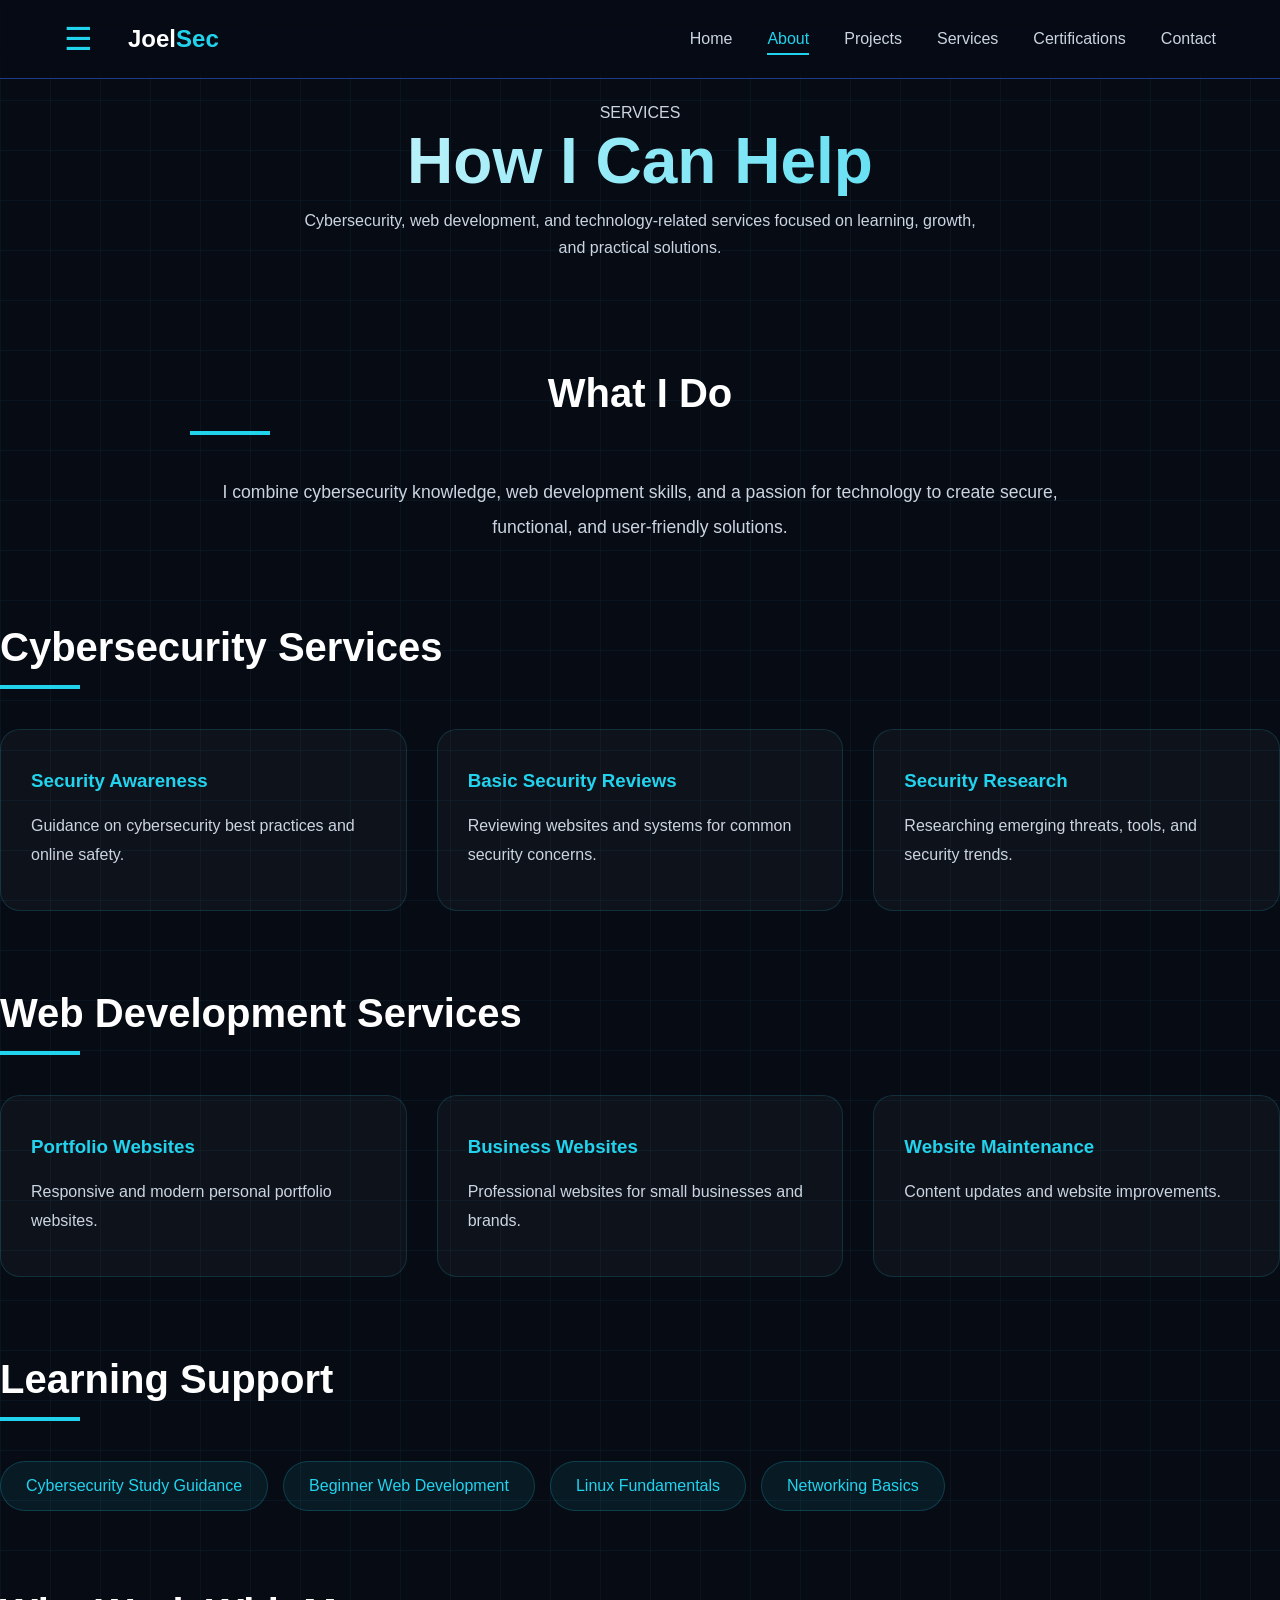
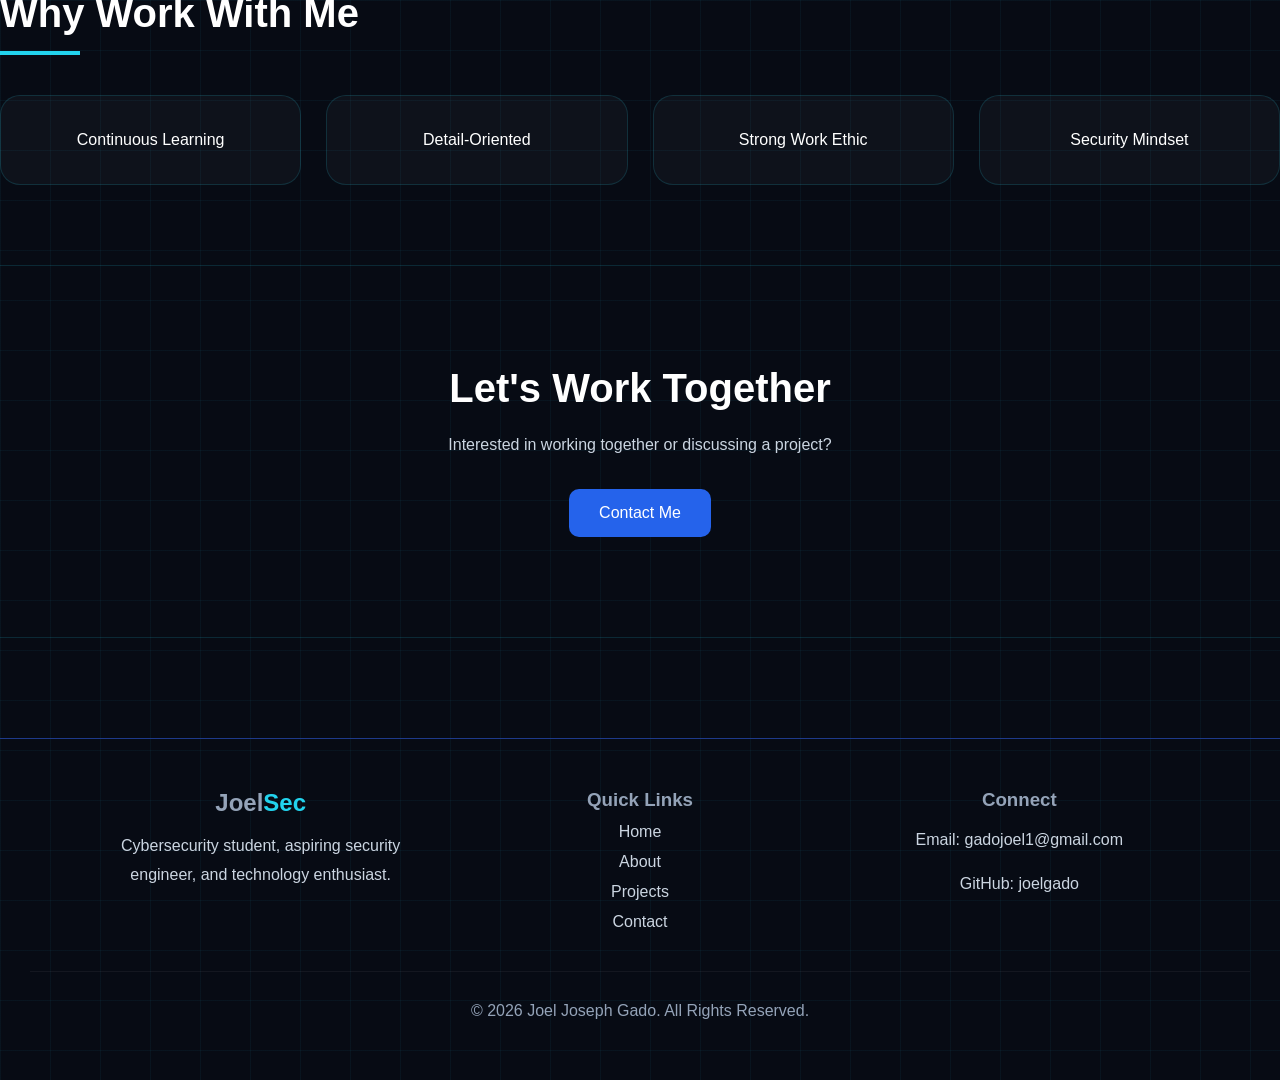
<file: services.html>
<!DOCTYPE html>
<html lang="en">
<head>
    <meta charset="UTF-8">
    <meta name="viewport" content="width=device-width, initial-scale=1.0">
    <title>Document</title>
</head>
<body>
    <!-- ====================================
         NAVBAR
    ==================================== -->

    <header class="navbar">

        <div class="menu-toggle">☰</div>

    <div class="logo">
        <h2>Joel<span>Sec</span></h2>
    </div>

    <nav>
        
    </nav>

        <nav>

            <ul class="nav-links">

                <li>
                    <a href="index.html">
                        Home
                    </a>
                </li>

                <li>
                    <a
                        href="about.html"
                        class="active">
                        About
                    </a>
                </li>

                <li>
                    <a href="projects.html">
                        Projects
                    </a>
                </li>

                <li>
                    <a href="services.html">
                        Services
                    </a>
                </li>

                <li>
                    <a href="certifications.html">
                        Certifications
                    </a>
                </li>

                <li>
                    <a href="contact.html">
                        Contact
                    </a>
                </li>

            </ul>

        </nav>

        <link
        rel="stylesheet"
        href="css/style.css">

    <link
        rel="stylesheet"
        href="css/sevices.css">
    </header>


    <section class="services-banner">

    <div class="banner-content">

        <p class="page-tag">
            SERVICES
        </p>

        <h1>
            How I Can Help
        </h1>

        <p class="banner-description">

            Cybersecurity, web development,
            and technology-related services
            focused on learning, growth,
            and practical solutions.

        </p>

    </div>

</section>

<section class="what-i-do">

    <div class="section-header">

        <h2>
            What I Do
        </h2>

    </div>

    <p>

        I combine cybersecurity knowledge,
        web development skills, and a passion
        for technology to create secure,
        functional, and user-friendly solutions.

    </p>

</section>

<section class="cybersecurity-services">

    <div class="section-header">

        <h2>
            Cybersecurity Services
        </h2>

    </div>

    <div class="services-grid">

        <div class="service-card">

            <h3>
                Security Awareness
            </h3>

            <p>

                Guidance on cybersecurity
                best practices and online safety.

            </p>

        </div>

        <div class="service-card">

            <h3>
                Basic Security Reviews
            </h3>

            <p>

                Reviewing websites and systems
                for common security concerns.

            </p>

        </div>

        <div class="service-card">

            <h3>
                Security Research
            </h3>

            <p>

                Researching emerging threats,
                tools, and security trends.

            </p>

        </div>

    </div>

</section>

<section class="web-services">

    <div class="section-header">

        <h2>
            Web Development Services
        </h2>

    </div>

    <div class="services-grid">

        <div class="service-card">

            <h3>
                Portfolio Websites
            </h3>

            <p>

                Responsive and modern personal
                portfolio websites.

            </p>

        </div>

        <div class="service-card">

            <h3>
                Business Websites
            </h3>

            <p>

                Professional websites for
                small businesses and brands.

            </p>

        </div>

        <div class="service-card">

            <h3>
                Website Maintenance
            </h3>

            <p>

                Content updates and website
                improvements.

            </p>

        </div>

    </div>

</section>

<section class="learning-support">

    <div class="section-header">

        <h2>
            Learning Support
        </h2>

    </div>

    <div class="support-items">

        <div class="support-item">

            Cybersecurity Study Guidance

        </div>

        <div class="support-item">

            Beginner Web Development

        </div>

        <div class="support-item">

            Linux Fundamentals

        </div>

        <div class="support-item">

            Networking Basics

        </div>

    </div>

</section>

<section class="why-work-with-me">

    <div class="section-header">

        <h2>
            Why Work With Me
        </h2>

    </div>

    <div class="reasons-grid">

        <div class="reason">

            Continuous Learning

        </div>

        <div class="reason">

            Detail-Oriented

        </div>

        <div class="reason">

            Strong Work Ethic

        </div>

        <div class="reason">

            Security Mindset

        </div>

    </div>

</section>

<section class="services-cta">

    <h2>
        Let's Work Together
    </h2>

    <p>

        Interested in working together
        or discussing a project?

    </p>

    <a
        href="contact.html"
        class="btn-primary">

        Contact Me

    </a>

</section>

<!-- ====================================
         FOOTER
    ==================================== -->

    <footer class="footer">

    <div class="footer-container">

        <div class="footer-brand">

            <h2>Joel<span>Sec</span></h2>

            <p>

                Cybersecurity student,
                aspiring security engineer,
                and technology enthusiast.

            </p>

        </div>

        <div class="footer-links">

            <h3>Quick Links</h3>

            <a href="index.html">Home</a>

            <a href="about.html">About</a>

            <a href="projects.html">Projects</a>

            <a href="contact.html">Contact</a>

        </div>

        <div class="footer-contact">

            <h3>Connect</h3>

            <p>Email: gadojoel1@gmail.com</p>

            <p>GitHub: joelgado</p>

        </div>

    </div>

    <div class="footer-bottom">

        <p>

            © 2026 Joel Joseph Gado.
            All Rights Reserved.

        </p>

    </div>

    <script src="js/main.js"></script>
</body>

</footer>

</body>
</html>
</file>
<file: css/style.css>
html,
body{
    width:100%;
    overflow-x:hidden;
}




/* ====================================
   ROOT VARIABLES
==================================== */

:root{

    --bg-primary:#070B14;
    --bg-secondary:#0F172A;
    --bg-card:rgba(255,255,255,0.03);

    --text-primary:#FFFFFF;
    --text-secondary:#CBD5E1;
    --text-muted:#94A3B8;

    --accent-blue:#2563EB;
    --accent-cyan:#22D3EE;

    --border-primary:#1E3A8A;
    --border-secondary:rgba(34,211,238,0.15);

    --card-radius:20px;
    --transition-speed:0.3s;
}

/* ====================================
   GLOBAL RESET
==================================== */

*{
    margin:0;
    padding:0;
    box-sizing:border-box;
}

/* ====================================
   BODY
==================================== */

body{

    background-color:var(--bg-primary);

    background-image:
        linear-gradient(
            rgba(34,211,238,0.05) 1px,
            transparent 1px
        ),
        linear-gradient(
            90deg,
            rgba(34,211,238,0.05) 1px,
            transparent 1px
        );

    background-size:50px 50px;

    color:var(--text-primary);

    font-family:
    "Segoe UI",
    Tahoma,
    Geneva,
    Verdana,
    sans-serif;

    min-height:100vh;
    width:100%;
}

/* ====================================
   MAIN CONTAINER
==================================== */

main{

    width:90%;

    max-width:1300px;

    margin:auto;
}

/* ====================================
   NAVBAR
==================================== */

.navbar{

    display:flex;

    justify-content:space-between;

    align-items:center;

    padding:20px 5%;

    position:sticky;

    top:0;

    z-index:1000;

    backdrop-filter:blur(15px);

    background:
    rgba(7,11,20,0.85);

    border-bottom:
    1px solid var(--border-primary);
}

.logo h2{

    color:var(--text-primary);
}

.logo span{

    color:var(--accent-cyan);
}

.nav-links{

    display:flex;

    list-style:none;

    gap:30px;
}

.nav-links a{

    text-decoration:none;

    color:var(--text-secondary);

    transition:var(--transition-speed);
}

.nav-links a:hover{

    color:var(--accent-cyan);
}

.nav-links.active {
    display: flex;
}

/* ====================================
   HERO SECTION
==================================== */

.hero{

    display:flex;

    justify-content:space-between;

    align-items:center;

    gap:3rem;

    margin-top:20px;
}


.hero-content{

    flex:1;
}

.hero-tag{

    color:var(--accent-cyan);

    letter-spacing:3px;

    font-size:0.9rem;

    margin-bottom:20px;
}

.hero-content h1{

    font-size:clamp(2.8rem,6vw,4.5rem);

    line-height:1.1;

    margin-bottom:10px;

    background:
    linear-gradient(
        90deg,
        #ffffff,
        #22D3EE
    );

    background-clip:text;

    -webkit-background-clip:text;

    color:transparent;
}

.hero-content h2{

    color:var(--text-muted);

    font-size:1.4rem;

    margin-bottom:25px;
}

.hero-description{

    max-width:650px;

    color:var(--text-secondary);

    line-height:1.8;

    font-size:1.05rem;
}

/* ====================================
   HERO BUTTONS
==================================== */

.hero-buttons{

    display:flex;

    flex-wrap:wrap;

    gap:20px;

    margin-top:35px;
}

/* ====================================
   HERO VISUAL
==================================== */

.hero-visual{

    flex:0 0 350px;

    display:flex;

    justify-content:center;
}

/* ====================================
   HERO CARD
==================================== */

.hero-card{

    width:100%;

    max-width:420px;

    padding:35px;

    background:rgba(255,255,255,0.03);

    border:
    1px solid rgba(34,211,238,0.20);

    border-radius:20px;

    backdrop-filter:blur(10px);

    animation:
    float 5s ease-in-out infinite;
}

.hero-card h3{

    color:var(--accent-cyan);

    margin-bottom:25px;
}

.hero-card ul{

    list-style:none;
}

.hero-card li{

    padding:12px 0;

    border-bottom:
    1px solid rgba(255,255,255,0.08);

    color:var(--text-secondary);
}

/* ====================================
   SHARED BUTTONS
==================================== */

.btn-primary{

    display:inline-block;

    padding:15px 30px;

    background:var(--accent-blue);

    color:var(--text-primary);

    text-decoration:none;

    border-radius:10px;

    transition:var(--transition-speed);
}

.btn-primary:hover{

    transform:translateY(-3px);
}

.btn-secondary{

    display:inline-block;

    padding:15px 30px;

    border:1px solid var(--accent-cyan);

    color:var(--accent-cyan);

    text-decoration:none;

    border-radius:10px;

    transition:var(--transition-speed);
}

.btn-secondary:hover{

    transform:translateY(-3px);

    background:
    rgba(34,211,238,0.1);
}

/* ====================================
   SHARED SECTION HEADERS
==================================== */

.section-header{

    margin-bottom:40px;
}

.section-header h2{

    font-size:2.5rem;

    margin-bottom:10px;
}

.section-header h2::after{

    content:"";

    display:block;

    width:80px;

    height:4px;

    background:var(--accent-cyan);

    margin-top:15px;
}

.section-header p{

    color:var(--text-secondary);
}

/* ====================================
   SHARED CARDS
==================================== */

.card{

    background:var(--bg-card);

    border:
    1px solid var(--border-secondary);

    border-radius:var(--card-radius);

    padding:30px;

    transition:var(--transition-speed);
}

.card:hover{

    transform:translateY(-8px);

    border-color:var(--accent-cyan);

    box-shadow:
    0 0 25px
    rgba(34,211,238,0.25);
}

/* ====================================
   FORMS
==================================== */

input,
textarea{

    width:100%;

    padding:15px;

    background:var(--bg-secondary);

    color:var(--text-primary);

    border:
    1px solid var(--border-primary);

    border-radius:10px;
}

input:focus,
textarea:focus{

    outline:none;

    border-color:
    var(--accent-cyan);
}

/* ====================================
   SECTION SPACING
==================================== */

section{

    margin-top:80px;
}

/* ====================================
   IMAGES
==================================== */

img{

    max-width:100%;

    height:auto;
}

/* ====================================
   FOOTER
==================================== */

footer{

    margin-top:100px;

    padding:30px;

    text-align:center;

    border-top:
    1px solid var(--border-primary);

    color:var(--text-muted);
}

/* ====================================
   HERO ANIMATION
==================================== */

@keyframes float{

    0%{
        transform:translateY(0);
    }

    50%{
        transform:translateY(-12px);
    }

    100%{
        transform:translateY(0);
    }
}

/* ====================================
   RESPONSIVE DESIGN
==================================== */

@media (max-width:768px){

    .navbar{

        flex-direction:column;

        gap:12px;

        padding:18px 5%;
    }

    .nav-links{

        flex-wrap:wrap;

        justify-content:center;

        gap:18px;
    }

    .hero{

        flex-direction:column;

        align-items:flex-start;

        gap:2rem;

        margin-top:10px;
    }

    .hero-content{

        width:100%;
    }

    .hero-visual{

        width:100%;

        max-width:100%;

        flex:none;
    }

    .hero-card{

        max-width:100%;

        width:100%;

        padding:25px;
    }

    .hero-content h2{

        font-size:1.2rem;
    }

    .section-header h2{

        font-size:2rem;
    }

    section{

        margin-top:60px;
    }
}

/* ====================================
   ACTIVE NAVIGATION LINK
==================================== */

.nav-links a.active{

    color: var(--accent-cyan);

    position: relative;
}

.nav-links a.active::after{

    content: "";

    position: absolute;

    left: 0;

    bottom: -8px;

    width: 100%;

    height: 2px;

    background: var(--accent-cyan);
}

/* ====================================
   MOBILE MENU BUTTON
==================================== */

.menu-toggle{

    display:none;

    font-size:2rem;

    color:var(--accent-cyan);

    cursor:pointer;
}

/* ====================================
   MOBILE NAVIGATION
==================================== */

@media (max-width:768px){

    .menu-toggle{

        display:block;
    }

    .navbar{

        flex-wrap:wrap;
    }

    nav{

        width:100%;
    }

    .nav-links{

        display:none;

        flex-direction:column;

        text-align:center;

        padding:20px 0;
    }

    .nav-links.active{

        display:flex;
    }

}

/* ====================================
   FOOTER
==================================== */

.footer{

    margin-top:100px;

    border-top:
    1px solid var(--border-primary);

    padding-top:50px;
}

.footer-container{

    width:90%;

    max-width:1300px;

    margin:auto;

    display:grid;

    grid-template-columns:
    repeat(auto-fit,minmax(250px,1fr));

    gap:40px;
}

.footer-brand p,
.footer-contact p{

    color:var(--text-secondary);

    line-height:1.8;

    margin-top:15px;
}

.footer-brand span{

    color:var(--accent-cyan);
}

.footer-links{

    display:flex;

    flex-direction:column;

    gap:12px;
}

.footer-links a{

    color:var(--text-secondary);

    text-decoration:none;
}

.footer-links a:hover{

    color:var(--accent-cyan);
}

.footer-bottom{

    text-align:center;

    padding:30px;

    margin-top:40px;

    border-top:
    1px solid rgba(255,255,255,0.05);

    color:var(--text-muted);
}


@media (max-width:768px){

    .navbar{

        display:flex;

        flex-direction:row;

        justify-content:flex-start;

        align-items:center;

        gap:15px;

        padding:18px 5%;
    }

}

.menu-toggle{

    display:block;

    font-size:2rem;

    margin-right:15px;
}

@media (max-width:768px){

    .navbar{
        display:flex;
        justify-content:center;
        align-items:center;
    }

}


@media (max-width:768px){

    .navbar{
        display:flex;
        justify-content:flex-start;
        align-items:center;
        gap:15px;
        padding:15px 5%;
    }

    .menu-toggle{
        display:block;
        font-size:2rem;
        cursor:pointer;
        margin:0;
    }

    .logo{
        display:flex;
        align-items:center;
        margin:0;
    }

}


/* Reduce banner height */
.page-banner,
.about-banner,
.projects-banner,
.contact-banner,
.services-banner{

    padding-top: 40px;
    padding-bottom: 30px;
    margin-top: 0;
}


.page-banner,
.about-banner,
.projects-banner,
.contact-banner,
.services-banner{

    padding: 20px 0;
}

@media (max-width:768px){

    .page-banner,
    .about-banner,
    .projects-banner,
    .contact-banner,
    .services-banner{

        padding-top: 15px;
        padding-bottom: 15px;
    }

}

.page-banner h1,
.about-banner h1,
.projects-banner h1{

    margin-bottom: 10px;
}

.navbar{
    display:flex;
    justify-content:flex-start;
    align-items:center;
    gap:20px;
}

.navbar{
    padding:20px 2%;
}

.navbar{

    display:flex;

    align-items:center;

    padding:20px 5%;
}

.logo{

    margin-right:auto;
}

nav{

    margin-left:auto;
}

.nav-links{

    display:flex;

    gap:35px;

    list-style:none;
}
</file>
<file: css/index.css>
/* ====================================
   HERO SECTION
==================================== */

.hero{

    min-height: 65vh;

    display: flex;

    justify-content: space-between;

    align-items: center;

    gap: 60px;

    padding: 80px 8%;

    position: relative;
}

.hero::before{

    content: "";

    position: absolute;

    width: 500px;

    height: 500px;

    background: rgba(34,211,238,0.08);

    filter: blur(120px);

    top: 0;

    left: 0;

    z-index: -1;
}

/* ====================================
   HERO CONTENT
==================================== */

.hero-content{

    flex: 1;
}

.hero-tag{

    color: var(--accent-cyan);

    letter-spacing: 3px;

    font-size: 0.9rem;

    margin-bottom: 20px;
}

.hero-content h1{

    font-size: 2.5rem;

    margin-top: 20px;

    margin-bottom: 5px;

    line-height: 1.1;

    white-space: wrap;

    background:
    linear-gradient(
        90deg,
        #ffffff,
        #22D3EE
    );

    background-clip: text;

    color: transparent;
}

.hero-content h2{

    color: var(--text-muted);

    font-size: 1.5rem;

    margin-bottom: 25px;
}

.hero-description{

    max-width: 650px;

    color: var(--text-secondary);

    line-height: 1.9;

    font-size: 1.05rem;
}

/* ====================================
   HERO BUTTONS
==================================== */

.hero-buttons{

    display: flex;

    gap: 20px;

    margin-top: 35px;
}

/* ====================================
   HERO VISUAL
==================================== */

.hero-visual{

    flex: 1;

    display: flex;

    justify-content: center;
}

/* ====================================
   HERO CARD
==================================== */

.hero-card{

    width: 100%;

    max-width: 420px;

    padding: 40px;

    background: rgba(255,255,255,0.03);

    border: 1px solid rgba(34,211,238,0.20);

    border-radius: 20px;

    backdrop-filter: blur(10px);

    animation:
    float 5s ease-in-out infinite;
    
}


.hero {
    display: flex;
    justify-content: space-between;
    align-items: center;
    gap: 3rem;
}

.hero-content {
    flex: 1;
}

.hero-visual {
    flex: 0 0 320px;
}


@media (max-width: 768px) {

    .hero {
        flex-direction: column;
        align-items: center;
    }

    .hero-content {
        width: 100%;
    }

    .hero-visual {
        width: 100%;
        max-width: 380px;
        margin-top: 2rem;
    }
}

.hero-card h3{

    color: var(--accent-cyan);

    margin-bottom: 25px;
}

.hero-card ul{

    list-style: none;
}

.hero-card li{

    padding: 12px 0;

    border-bottom:
    1px solid rgba(255,255,255,0.08);

    color: var(--text-secondary);
}

/* ====================================
   HERO ANIMATION
==================================== */

@keyframes float{

    0%{
        transform: translateY(0);
    }

    50%{
        transform: translateY(-12px);
    }

    100%{
        transform: translateY(0);
    }
}

/* ====================================
   STATS SECTION
==================================== */

.stats{

    display: grid;

    grid-template-columns:
    repeat(auto-fit, minmax(220px,1fr));

    gap: 25px;

    margin-top: 20px;
}

.stat-card{

    background: rgba(255,255,255,0.03);

    border:
    1px solid rgba(34,211,238,0.15);

    padding: 35px;

    border-radius: 100px;

    text-align: center;

    transition: 0.3s;
}

.stat-card:hover{

    transform: translateY(-8px);

    border-color: var(--accent-cyan);
}

.stat-card h3{

    font-size: 2.5rem;

    color: var(--accent-cyan);

    margin-bottom: 10px;
}

.stat-card p{

    color: var(--text-secondary);
}

/* ====================================
   FEATURED PROJECTS
==================================== */

.featured-projects{

    margin-top: 100px;
}

.projects-grid{

    display: grid;

    grid-template-columns:
    repeat(auto-fit, minmax(300px,1fr));

    gap: 25px;
}

/* ====================================
   PROJECT CARD
==================================== */

.project-card{

    background: rgba(255,255,255,0.03);

    border:
    1px solid rgba(34,211,238,0.15);

    border-radius: 20px;

    padding: 30px;

    transition: 0.3s;
}

.project-card:hover{

    transform: translateY(-8px);

    border-color: var(--accent-cyan);
}

.project-card h3{

    color: var(--accent-cyan);

    margin-bottom: 15px;
}

.project-card p{

    color: var(--text-secondary);

    line-height: 1.8;

    margin-bottom: 20px;
}

.project-card span{

    color: var(--text-muted);
}

/* ====================================
   TECH STACK
==================================== */

.tech-stack{

    display: flex;

    gap: 10px;

    flex-wrap: wrap;

    margin-top: 15px;
}

.tech-stack span{

    background:
    rgba(34,211,238,0.1);

    color: var(--accent-cyan);

    padding: 8px 15px;

    border-radius: 50px;

    font-size: 0.85rem;
}

/* ====================================
   CTA SECTION
==================================== */

.cta{

    margin-top: 100px;

    text-align: center;

    padding: 80px 40px;

    background:
    rgba(255,255,255,0.03);

    border:
    1px solid rgba(34,211,238,0.15);

    border-radius: 20px;
}

.cta h2{

    font-size: 2.5rem;

    margin-bottom: 20px;
}

.cta p{

    max-width: 700px;

    margin: 0 auto 30px auto;

    color: var(--text-secondary);

    line-height: 1.8;
}

.cta-button{

    display: inline-block;

    padding: 15px 35px;

    background: var(--accent-blue);

    color: white;

    text-decoration: none;

    border-radius: 10px;

    transition: 0.3s;
}

.cta-button:hover{

    transform: translateY(-3px);
}

/* ====================================
   WHY HIRE ME
==================================== */

.why-hire-me{

    margin-top:100px;
}

.why-grid{

    display:grid;

    grid-template-columns:
    repeat(auto-fit,minmax(260px,1fr));

    gap:25px;
}

.why-card{

    background:rgba(255,255,255,0.03);

    border:1px solid rgba(34,211,238,0.15);

    border-radius:20px;

    padding:30px;

    transition:0.3s;
}

.why-card:hover{

    transform:translateY(-8px);

    border-color:var(--accent-cyan);
}

.why-card h3{

    color:var(--accent-cyan);

    margin-bottom:15px;
}

.why-card p{

    color:var(--text-secondary);

    line-height:1.8;
}


/*=========portfolio profile picture=======*/
.profile-photo{
    width: 220px;
    height: 220px;
    border-radius: 50%;
    overflow: hidden;
    border: 4px solid var(--accent-cyan);
    box-shadow: 0 0 25px rgba(0,255,255,0.3);
}

.profile-photo img{
    width: 100%;
    height: 100%;
    object-fit: cover;
    display: block;
}
</file>
<file: css/about.css>
/* ====================================
   ABOUT HEADER
==================================== */

.about-banner{

    text-align:center;

    padding:20px 20px 30px;

    margin-top:0;
}

.page-tag{

    color:var(--accent-cyan);

    letter-spacing:4px;

    font-size:0.85rem;

    margin-bottom:10px;

    text-transform:uppercase;
}

.banner-content h1{

    font-size:clamp(2.5rem,6vw,4rem);

    margin-bottom:15px;

    line-height:1.1;

    background:
    linear-gradient(
        90deg,
        #ffffff,
        #22D3EE
    );

    -webkit-background-clip:text;

    background-clip:text;

    color:transparent;
}

.banner-description{

    max-width:700px;

    margin:auto;

    color:var(--text-secondary);

    line-height:1.7;

    font-size:1rem;
}
/* ====================================
   BIOGRAPHY
==================================== */

.biography{

    max-width:900px;

    margin:100px auto 0;
}

.bio-content{

    background:var(--bg-card);

    border:
    1px solid var(--border-secondary);

    padding:40px;

    border-radius:20px;
}

.bio-content p{

    color:var(--text-secondary);

    line-height:2;

    margin-bottom:20px;
}

/* ====================================
   EDUCATION
==================================== */

.education-card{

    background:var(--bg-card);

    border-left:
    5px solid var(--accent-cyan);

    padding:40px;

    border-radius:20px;
}

.education-card h3{

    color:var(--text-primary);

    margin-bottom:10px;
}

.education-card h4{

    color:var(--accent-cyan);

    margin-bottom:10px;
}

.education-card span{

    color:var(--text-muted);

    display:block;

    margin-bottom:20px;
}

.education-card p{

    color:var(--text-secondary);

    line-height:1.8;
}

/* ====================================
   SKILLS PREVIEW
==================================== */

.skills-tags{

    display:flex;

    flex-wrap:wrap;

    gap:15px;
}

.skills-tags span{

    padding:12px 20px;

    border-radius:50px;

    background:
    rgba(34,211,238,0.1);

    border:
    1px solid rgba(34,211,238,0.2);

    color:var(--accent-cyan);

    transition:0.3s;
}

.skills-tags span:hover{

    transform:translateY(-3px);

    background:
    rgba(34,211,238,0.2);
}

/* ====================================
   CAREER GOALS
==================================== */

.goals-grid{

    display:grid;

    grid-template-columns:
    repeat(auto-fit,minmax(260px,1fr));

    gap:25px;
}

.goal-card{

    background:var(--bg-card);

    border:
    1px solid var(--border-secondary);

    border-radius:20px;

    padding:30px;

    transition:0.3s;
}

.goal-card:hover{

    transform:translateY(-8px);

    border-color:var(--accent-cyan);
}

.goal-card h3{

    color:var(--accent-cyan);

    margin-bottom:15px;
}

.goal-card p{

    color:var(--text-secondary);

    line-height:1.8;
}

/* ====================================
   CORE VALUES
==================================== */

.values-grid{

    display:grid;

    grid-template-columns:
    repeat(auto-fit,minmax(280px,1fr));

    gap:25px;
}

.value-card{

    background:var(--bg-card);

    border:
    1px solid var(--border-secondary);

    border-radius:20px;

    padding:30px;

    transition:0.3s;
}

.value-card:hover{

    transform:translateY(-8px);

    border-color:var(--accent-cyan);
}

.value-card h3{

    color:var(--accent-cyan);

    margin-bottom:15px;
}

.value-card p{

    color:var(--text-secondary);

    line-height:1.8;
}

/* ====================================
   INTERESTS
==================================== */

.interests-content{

    background:var(--bg-card);

    border:
    1px solid var(--border-secondary);

    border-radius:20px;

    padding:40px;
}

.interests-content p{

    color:var(--text-secondary);

    line-height:2;
}

/* ====================================
   RESUME CTA
==================================== */

.resume-cta{

    text-align:center;

    padding:80px 40px;

    background:
    rgba(255,255,255,0.03);

    border:
    1px solid rgba(34,211,238,0.15);

    border-radius:20px;
}

.resume-cta h2{

    font-size:2.5rem;

    margin-bottom:20px;
}

.resume-cta p{

    max-width:700px;

    margin:0 auto 30px;

    color:var(--text-secondary);

    line-height:1.8;
}

/* ====================================
   MOBILE
==================================== */

@media (max-width:768px){

    .banner-content h1{

        font-size:2.8rem;
    }

    .bio-content,
    .education-card,
    .interests-content{

        padding:25px;
    }
}
</file>
<file: css/certifications.css>
/* ====================================
   CERTIFICATIONS HEADER
==================================== */

.cert-banner{

    text-align:center;

    padding:20px 0 30px;

    margin-top:0;
}

.cert-banner h1{

    font-size:clamp(2.5rem,6vw,4rem);

    margin-bottom:10px;

    background:
    linear-gradient(
        90deg,
        #ffffff,
        #22D3EE
    );

    -webkit-background-clip:text;

    background-clip:text;

    color:transparent;

    line-height:1.1;
}

.cert-banner p{

    max-width:700px;

    margin:auto;

    color:var(--text-secondary);

    line-height:1.7;
}
/* ====================================
   FEATURED CERTIFICATION
==================================== */

.featured-cert-card{

    padding:50px;

    border-radius:20px;

    background:
    linear-gradient(
        135deg,
        rgba(34,211,238,0.08),
        rgba(37,99,235,0.08)
    );

    border:
    1px solid rgba(34,211,238,0.2);
}

.featured-cert-card h3{

    color:var(--accent-cyan);

    margin-bottom:20px;
}

.featured-cert-card p{

    color:var(--text-secondary);

    line-height:1.8;
}

/* ====================================
   CERTIFICATION LIST
==================================== */

.cert-grid{

    display:flex;

    flex-direction:column;

    gap:20px;
}

.cert-card{

    padding:25px 30px;

    border-left:
    4px solid var(--accent-cyan);

    background:
    rgba(255,255,255,0.03);
}

.cert-card h3{

    margin-bottom:10px;
}

.cert-card p{

    color:var(--text-muted);
}

/* ====================================
   LEARNING ROADMAP
==================================== */

.roadmap{

    position:relative;
}

.roadmap-items{

    display:flex;

    flex-direction:column;

    gap:30px;

    position:relative;

    padding-left:50px;
}

/* Vertical Timeline Line */

.roadmap-items::before{

    content:"";

    position:absolute;

    left:15px;

    top:0;

    bottom:0;

    width:2px;

    background:
    rgba(34,211,238,0.3);
}

/* Individual Step */

.roadmap-step{

    position:relative;

    padding:25px 30px;

    background:
    rgba(255,255,255,0.03);

    border:
    1px solid rgba(34,211,238,0.15);

    border-radius:15px;

    transition:0.3s;
}

/* Timeline Dot */

.roadmap-step::before{

    content:"";

    position:absolute;

    width:18px;

    height:18px;

    border-radius:50%;

    background:var(--accent-cyan);

    left:-45px;

    top:30px;

    box-shadow:
    0 0 15px
    rgba(34,211,238,0.5);
}

.roadmap-step:hover{

    transform:translateX(10px);

    border-color:var(--accent-cyan);
}

/* ====================================
   COURSES & LEARNING
==================================== */

.course-list{

    display:flex;

    flex-wrap:wrap;

    gap:15px;
}

.course-item{

    padding:12px 22px;

    border-radius:50px;

    background:
    rgba(34,211,238,0.08);

    border:
    1px solid rgba(34,211,238,0.2);

    color:var(--accent-cyan);

    transition:0.3s;
}

.course-item:hover{

    transform:translateY(-4px);

    background:
    rgba(34,211,238,0.15);
}

/* ====================================
   ACHIEVEMENTS
==================================== */

.achievement-card{

    text-align:center;

    padding:60px 40px;

    background:
    rgba(255,255,255,0.03);

    border:
    1px solid rgba(34,211,238,0.15);

    border-radius:20px;
}

.achievement-card h3{

    font-size:4rem;

    color:var(--accent-cyan);

    margin-bottom:20px;
}

.achievement-card p{

    max-width:700px;

    margin:auto;

    color:var(--text-secondary);

    line-height:1.8;
}

/* ====================================
   CTA
==================================== */

.cert-cta{

    text-align:center;

    padding:100px 40px;

    border-top:
    1px solid rgba(34,211,238,0.15);

    border-bottom:
    1px solid rgba(34,211,238,0.15);
}

.cert-cta h2{

    font-size:2.5rem;

    margin-bottom:20px;
}

.cert-cta p{

    max-width:700px;

    margin:0 auto 30px;

    color:var(--text-secondary);

    line-height:1.8;
}

/* ====================================
   RESPONSIVE
==================================== */

@media (max-width:768px){

    .cert-banner h1{

        font-size:2.8rem;
    }

    .roadmap-items{

        padding-left:35px;
    }

    .roadmap-step::before{

        left:-30px;
    }

    .achievement-card h3{

        font-size:3rem;
    }
}



/* Reduce banner height */
.page-banner,
.about-banner,
.projects-banner,
.contact-banner,
.services-banner{

    padding-top: 40px;
    padding-bottom: 30px;
    margin-top: 0;
}


@media (max-width:768px){

    .page-banner,
    .about-banner,
    .projects-banner,
    .contact-banner,
    .services-banner{

        padding-top: 15px;
        padding-bottom: 15px;
    }

}
</file>
<file: css/contact.css>
/* ====================================
   PREMIUM CONTACT BANNER
==================================== */

.contact-banner{

    text-align:center;

    padding:40px 0 20px;

    position:relative;

    overflow:hidden;
}

.contact-banner::before{

    content:"";

    position:absolute;

    width:400px;

    height:400px;

    background:rgba(34,211,238,0.08);

    filter:blur(120px);

    top:-150px;

    left:50%;

    transform:translateX(-50%);

    z-index:-1;
}

.contact-tag{

    color:var(--accent-cyan);

    letter-spacing:4px;

    font-size:0.85rem;

    margin-bottom:15px;

    text-transform:uppercase;
}

.contact-banner h1{

    font-size:clamp(3rem,7vw,5rem);

    line-height:1.05;

    margin-bottom:20px;

    background:
    linear-gradient(
        90deg,
        #ffffff,
        #22D3EE,
        #38BDF8
    );

    -webkit-background-clip:text;

    background-clip:text;

    color:transparent;
}

.contact-banner p{

    max-width:700px;

    margin:auto;

    color:var(--text-secondary);

    font-size:1.1rem;

    line-height:1.9;
}
/* ====================================
   CONTACT INFO
==================================== */

.info-grid{

    display:grid;

    grid-template-columns:
    repeat(auto-fit,minmax(250px,1fr));

    gap:25px;

    margin-top:40px;
}

.info-card{

    text-align:center;

    padding:30px;

    background:rgba(255,255,255,0.03);

    border:1px solid rgba(34,211,238,0.15);

    border-radius:20px;

    backdrop-filter:blur(10px);

    transition:0.3s ease;
}

.info-card:hover{

    transform:translateY(-8px);

    border-color:var(--accent-cyan);

    box-shadow:
    0 0 20px rgba(34,211,238,0.15);
}

.info-card h3{

    color:var(--accent-cyan);

    margin-bottom:12px;
}

/* ====================================
   CONTACT FORM
==================================== */

.contact-form{

    display:flex;

    flex-direction:column;

    gap:20px;

    max-width:800px;

    margin:60px auto 0;
}

.contact-form input,
.contact-form textarea{

    width:100%;

    padding:15px 20px;

    border-radius:12px;

    border:1px solid rgba(34,211,238,0.15);

    background:rgba(255,255,255,0.03);

    color:white;

    outline:none;

    transition:0.3s;
}

.contact-form input:focus,
.contact-form textarea:focus{

    border-color:var(--accent-cyan);

    box-shadow:
    0 0 15px rgba(34,211,238,0.15);
}

.contact-form textarea{

    min-height:180px;

    resize:vertical;
}

/* ====================================
   SOCIAL LINKS
==================================== */

.social-grid{

    display:flex;

    justify-content:center;

    flex-wrap:wrap;

    gap:15px;

    margin-top:40px;
}

.social-grid a{

    padding:14px 24px;

    border-radius:50px;

    text-decoration:none;

    color:var(--accent-cyan);

    border:1px solid rgba(34,211,238,0.2);

    transition:0.3s ease;
}

.social-grid a:hover{

    background:rgba(34,211,238,0.1);

    transform:translateY(-4px);
}

/* ====================================
   AVAILABILITY
==================================== */

.availability-card{

    text-align:center;

    padding:40px;

    border-radius:20px;

    background:rgba(255,255,255,0.03);

    border:1px solid rgba(34,211,238,0.15);

    max-width:800px;

    margin:60px auto;
}

/* ====================================
   CONTACT CTA
==================================== */

.contact-cta{

    text-align:center;

    padding:60px 20px;
}

.contact-cta h2{

    font-size:2.2rem;

    margin-bottom:15px;
}

.contact-cta p{

    color:var(--text-secondary);

    max-width:650px;

    margin:auto;
}

/* ====================================
   MOBILE
==================================== */

@media (max-width:768px){

    .contact-banner{

        padding:40px 0 25px;
    }

    .contact-banner h1{

        font-size:2.5rem;
    }

    .contact-form{

        margin-top:40px;
    }

    .availability-card{

        padding:30px 20px;
    }
}
</file>
<file: css/projects.css>
/* ====================================
   PROJECTS HEADER
==================================== */

.projects-banner{

    text-align:center;

    padding:20px 0 30px;

    margin-top:0;
}

.page-tag{

    color:var(--accent-cyan);

    letter-spacing:4px;

    font-size:0.85rem;

    margin-bottom:10px;

    text-transform:uppercase;
}

.banner-content h1{

    font-size:clamp(2.5rem,6vw,4rem);

    margin-bottom:15px;

    line-height:1.1;

    background:
    linear-gradient(
        90deg,
        #ffffff,
        #22D3EE
    );

    -webkit-background-clip:text;

    background-clip:text;

    color:transparent;
}

.banner-description{

    max-width:700px;

    margin:auto;

    color:var(--text-secondary);

    line-height:1.7;
}
/* ====================================
   FEATURED PROJECT
==================================== */

.featured-project-card{

    display:grid;

    grid-template-columns:
    2fr 1fr;

    gap:40px;

    padding:50px;

    background:var(--bg-card);

    border:
    1px solid var(--border-secondary);

    border-radius:20px;
}

.featured-project-card h3{

    color:var(--accent-cyan);

    font-size:2rem;

    margin-bottom:20px;
}

.featured-project-card p{

    color:var(--text-secondary);

    line-height:1.8;

    margin-bottom:25px;
}

/* ====================================
   PROJECT TAGS
==================================== */

.project-tags{

    display:flex;

    flex-wrap:wrap;

    gap:12px;

    margin-bottom:25px;
}

.project-tags span{

    padding:8px 18px;

    border-radius:50px;

    background:
    rgba(34,211,238,0.1);

    color:var(--accent-cyan);

    border:
    1px solid rgba(34,211,238,0.2);
}

/* ====================================
   PROJECT GRID
==================================== */

.projects-grid{

    display:grid;

    grid-template-columns:
    repeat(2,1fr);

    gap:30px;
}

.project-card{

    padding:35px;

    border-radius:20px;

    background:var(--bg-card);

    border:
    1px solid var(--border-secondary);

    transition:0.3s;
}

.project-card:hover{

    transform:translateY(-8px);

    border-color:var(--accent-cyan);
}

.project-card h3{

    color:var(--accent-cyan);

    margin-bottom:15px;
}

.project-card p{

    color:var(--text-secondary);

    line-height:1.8;
}

/* ====================================
   LEARNING LABS
==================================== */

.labs-grid{

    display:grid;

    grid-template-columns:
    repeat(auto-fit,minmax(220px,1fr));

    gap:20px;
}

.lab-item{

    padding:25px;

    text-align:center;

    border-radius:15px;

    background:
    rgba(34,211,238,0.05);

    border:
    1px solid rgba(34,211,238,0.15);

    color:var(--text-primary);

    transition:0.3s;
}

.lab-item:hover{

    transform:translateY(-5px);

    border-color:var(--accent-cyan);
}

/* ====================================
   FUTURE PROJECTS
==================================== */

.future-grid{

    display:flex;

    flex-direction:column;

    gap:25px;
}

.future-item{

    padding:25px 30px;

    border-left:
    4px solid var(--accent-cyan);

    background:
    rgba(255,255,255,0.03);

    color:var(--text-secondary);
}

/* ====================================
   PROJECT CTA
==================================== */

.projects-cta{

    text-align:center;

    padding:100px 40px;

    border-top:
    1px solid rgba(34,211,238,0.15);

    border-bottom:
    1px solid rgba(34,211,238,0.15);
}

.projects-cta h2{

    font-size:2.5rem;

    margin-bottom:20px;
}

.projects-cta p{

    max-width:700px;

    margin:0 auto 30px;

    color:var(--text-secondary);

    line-height:1.8;
}

/* ====================================
   RESPONSIVE
==================================== */

@media (max-width:900px){

    .featured-project-card{

        grid-template-columns:1fr;
    }

    .projects-grid{

        grid-template-columns:1fr;
    }
}

@media (max-width:768px){

    .banner-content h1{

        font-size:2.8rem;
    }
}
</file>
<file: css/sevices.css>
/* ====================================
   SERVICES HEADER
==================================== */

.services-banner{

    text-align:center;

    padding:20px 0 30px;

    margin-top:0;
}

.services-banner h1{

    font-size:clamp(2.5rem,6vw,4rem);

    margin-bottom:10px;

    line-height:1.1;

    background:
    linear-gradient(
        90deg,
        #ffffff,
        #22D3EE
    );

    -webkit-background-clip:text;

    background-clip:text;

    color:transparent;
}

.services-banner p{

    max-width:700px;

    margin:auto;

    color:var(--text-secondary);

    line-height:1.7;
}
/* ====================================
   WHAT I DO
==================================== */

.what-i-do{

    text-align:center;

    max-width:900px;

    margin-left:auto;

    margin-right:auto;
}

.what-i-do p{

    color:var(--text-secondary);

    line-height:2;

    font-size:1.1rem;
}

/* ====================================
   SERVICES GRID
==================================== */

.services-grid{

    display:grid;

    grid-template-columns:
    repeat(auto-fit,minmax(300px,1fr));

    gap:30px;
}

/* ====================================
   SERVICE CARD
==================================== */

.service-card{

    padding:40px 30px;

    background:
    rgba(255,255,255,0.03);

    border:
    1px solid rgba(34,211,238,0.15);

    border-radius:20px;

    transition:0.3s;
}

.service-card:hover{

    transform:
    translateY(-10px);

    border-color:
    var(--accent-cyan);

    box-shadow:
    0 0 30px
    rgba(34,211,238,0.15);
}

.service-card h3{

    color:var(--accent-cyan);

    margin-bottom:20px;
}

.service-card p{

    color:var(--text-secondary);

    line-height:1.8;
}

/* ====================================
   LEARNING SUPPORT
==================================== */

.support-items{

    display:flex;

    flex-wrap:wrap;

    gap:15px;
}

.support-item{

    padding:15px 25px;

    border-radius:50px;

    background:
    rgba(34,211,238,0.08);

    border:
    1px solid rgba(34,211,238,0.2);

    color:var(--accent-cyan);

    transition:0.3s;
}

.support-item:hover{

    transform:
    translateY(-4px);

    background:
    rgba(34,211,238,0.15);
}

/* ====================================
   WHY WORK WITH ME
==================================== */

.reasons-grid{

    display:grid;

    grid-template-columns:
    repeat(auto-fit,minmax(220px,1fr));

    gap:25px;
}

.reason{

    text-align:center;

    padding:35px;

    border-radius:20px;

    background:
    rgba(255,255,255,0.03);

    border:
    1px solid rgba(34,211,238,0.15);

    color:var(--text-primary);

    transition:0.3s;
}

.reason:hover{

    border-color:
    var(--accent-cyan);

    transform:
    translateY(-8px);
}

/* ====================================
   SERVICES CTA
==================================== */

.services-cta{

    text-align:center;

    padding:100px 40px;

    border-top:
    1px solid rgba(34,211,238,0.15);

    border-bottom:
    1px solid rgba(34,211,238,0.15);
}

.services-cta h2{

    font-size:2.5rem;

    margin-bottom:20px;
}

.services-cta p{

    max-width:700px;

    margin:0 auto 30px;

    color:var(--text-secondary);

    line-height:1.8;
}

/* ====================================
   RESPONSIVE
==================================== */

@media (max-width:768px){

    .services-banner h1{

        font-size:2.8rem;
    }

    .services-grid{

        grid-template-columns:1fr;
    }

    .reasons-grid{

        grid-template-columns:1fr;
    }
}
</file>
